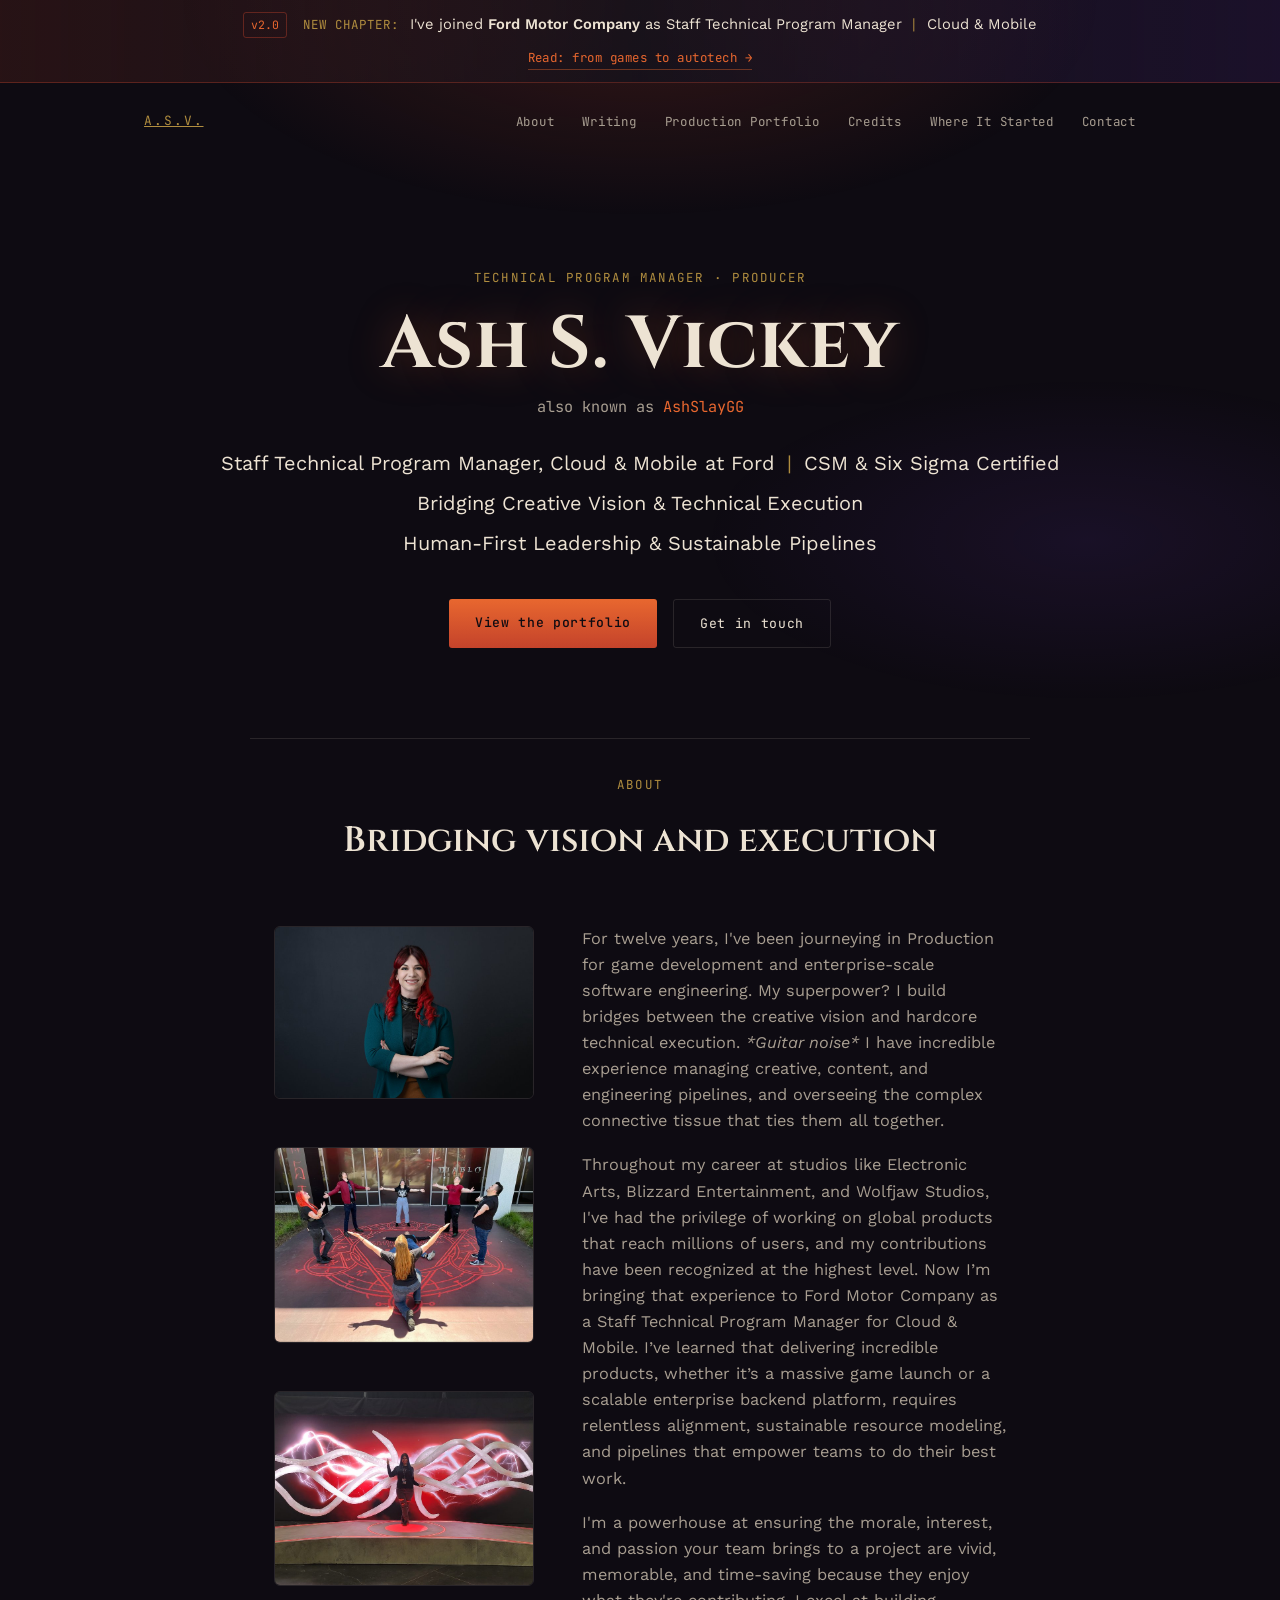
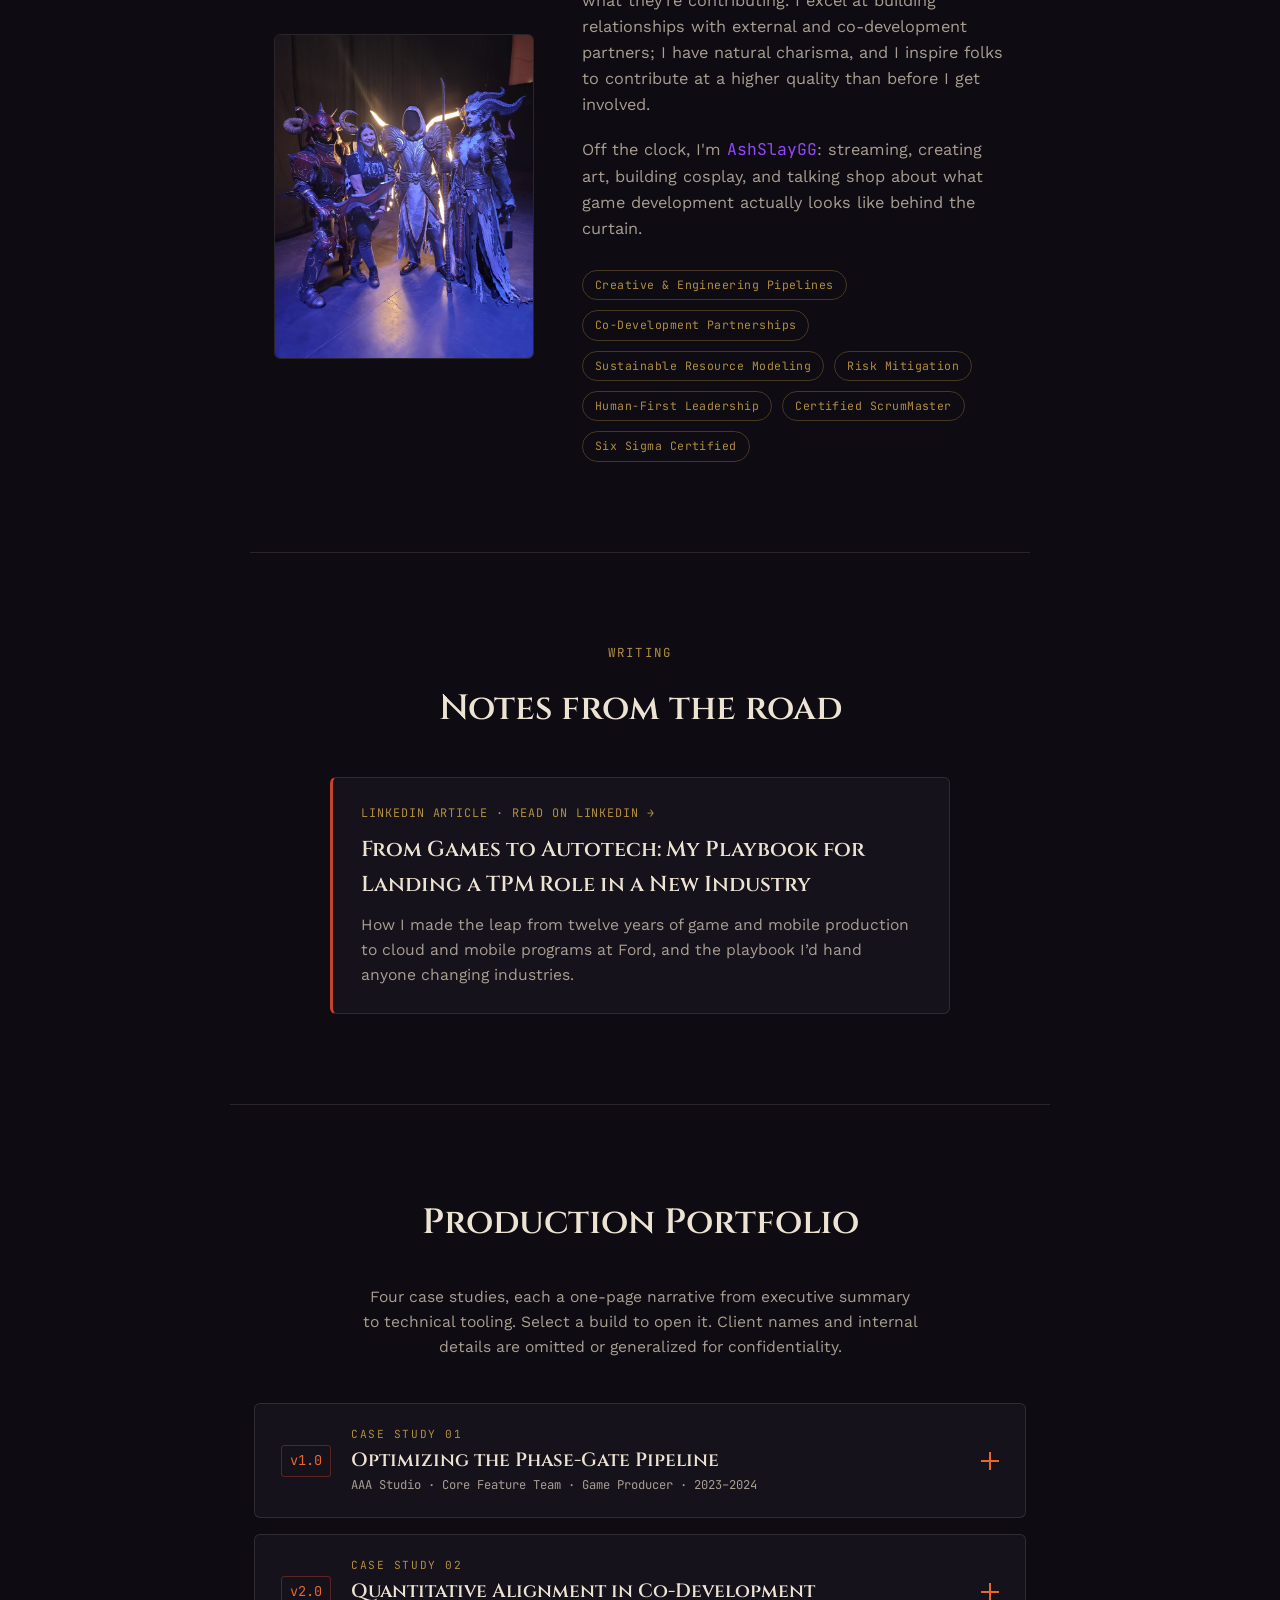
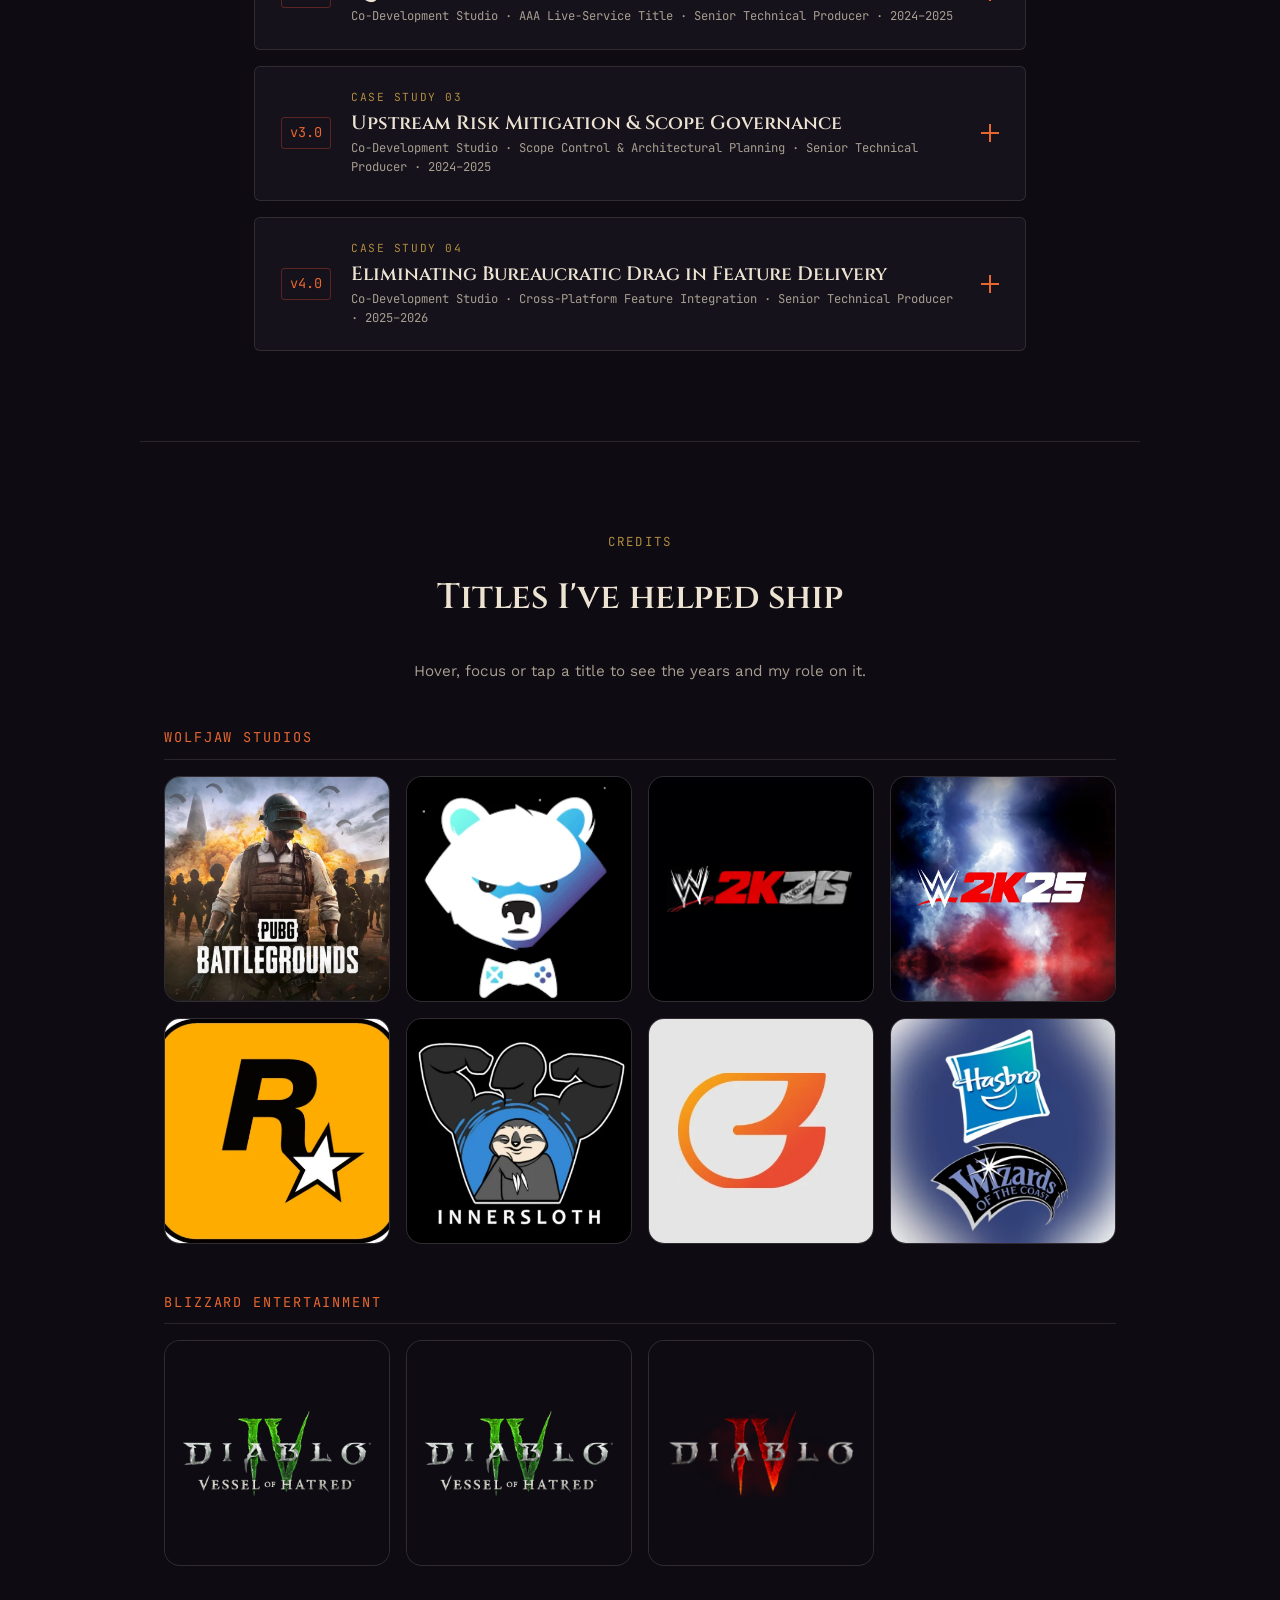
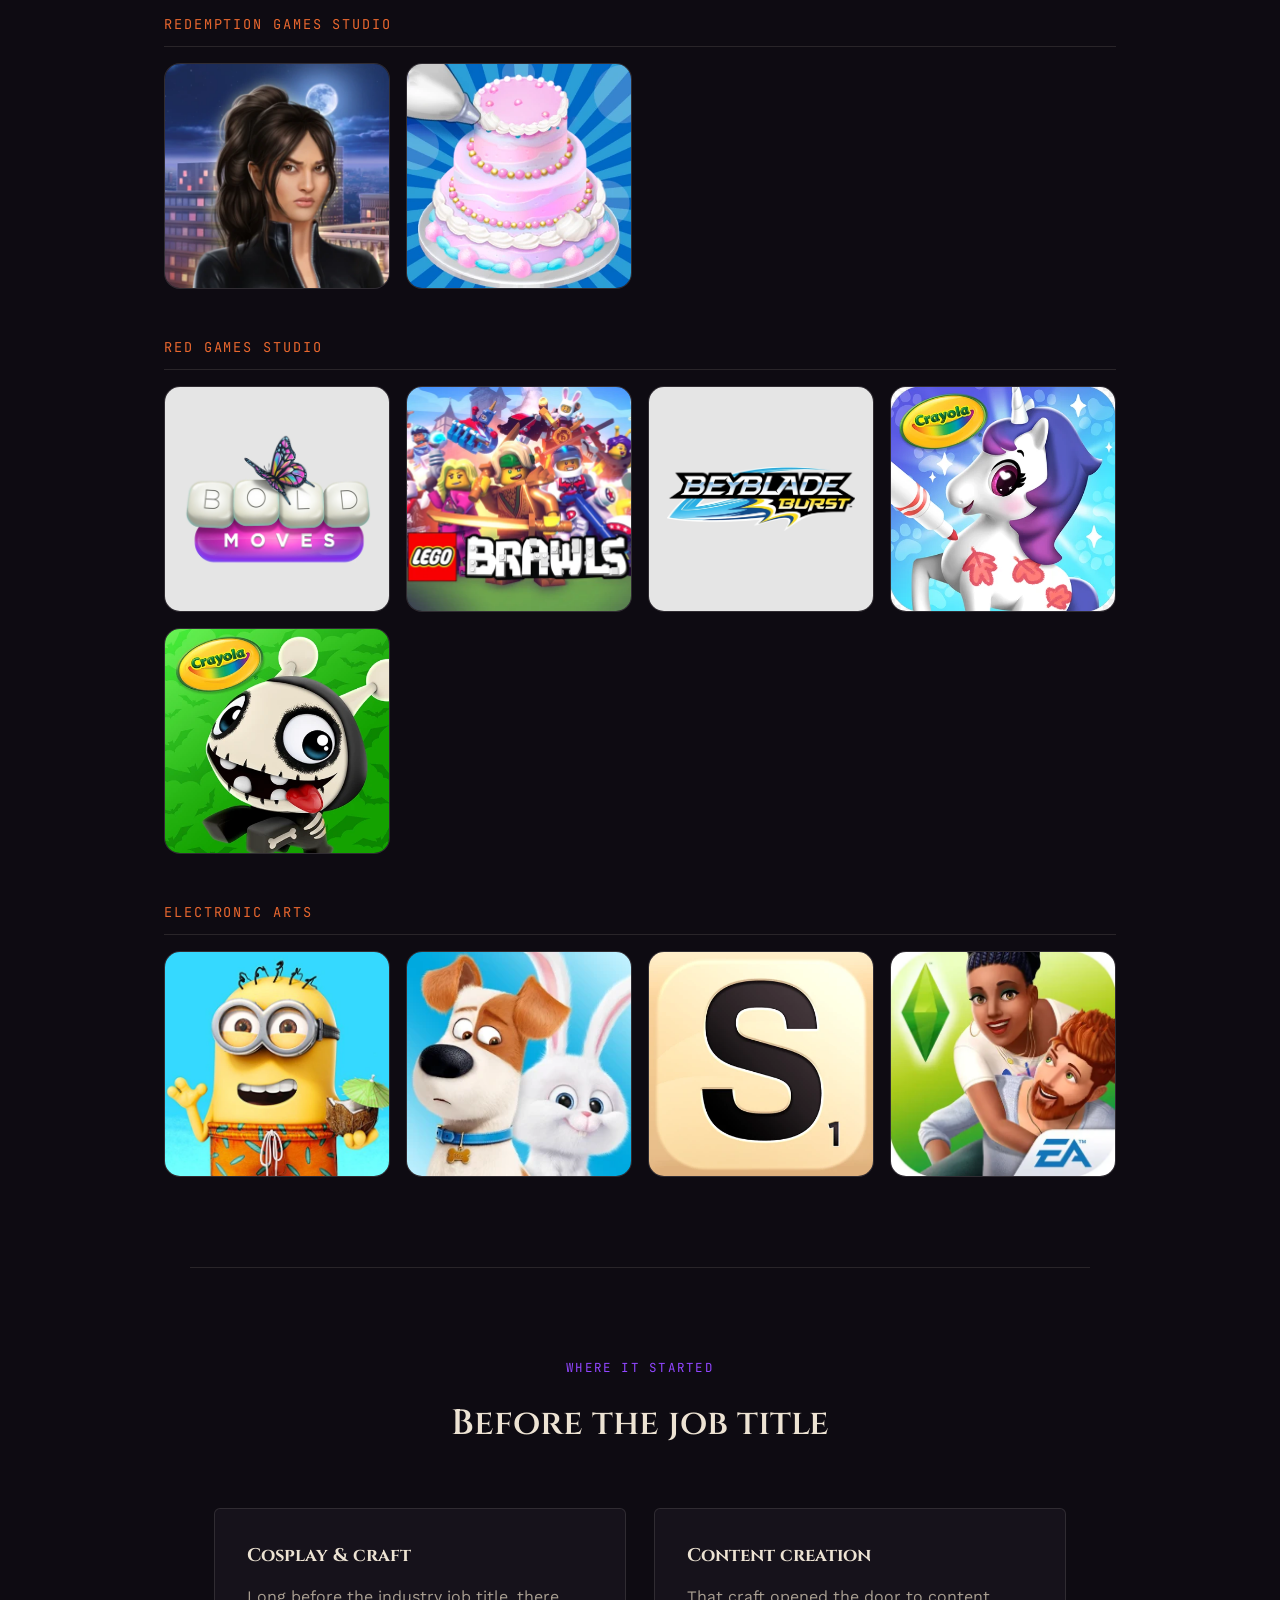
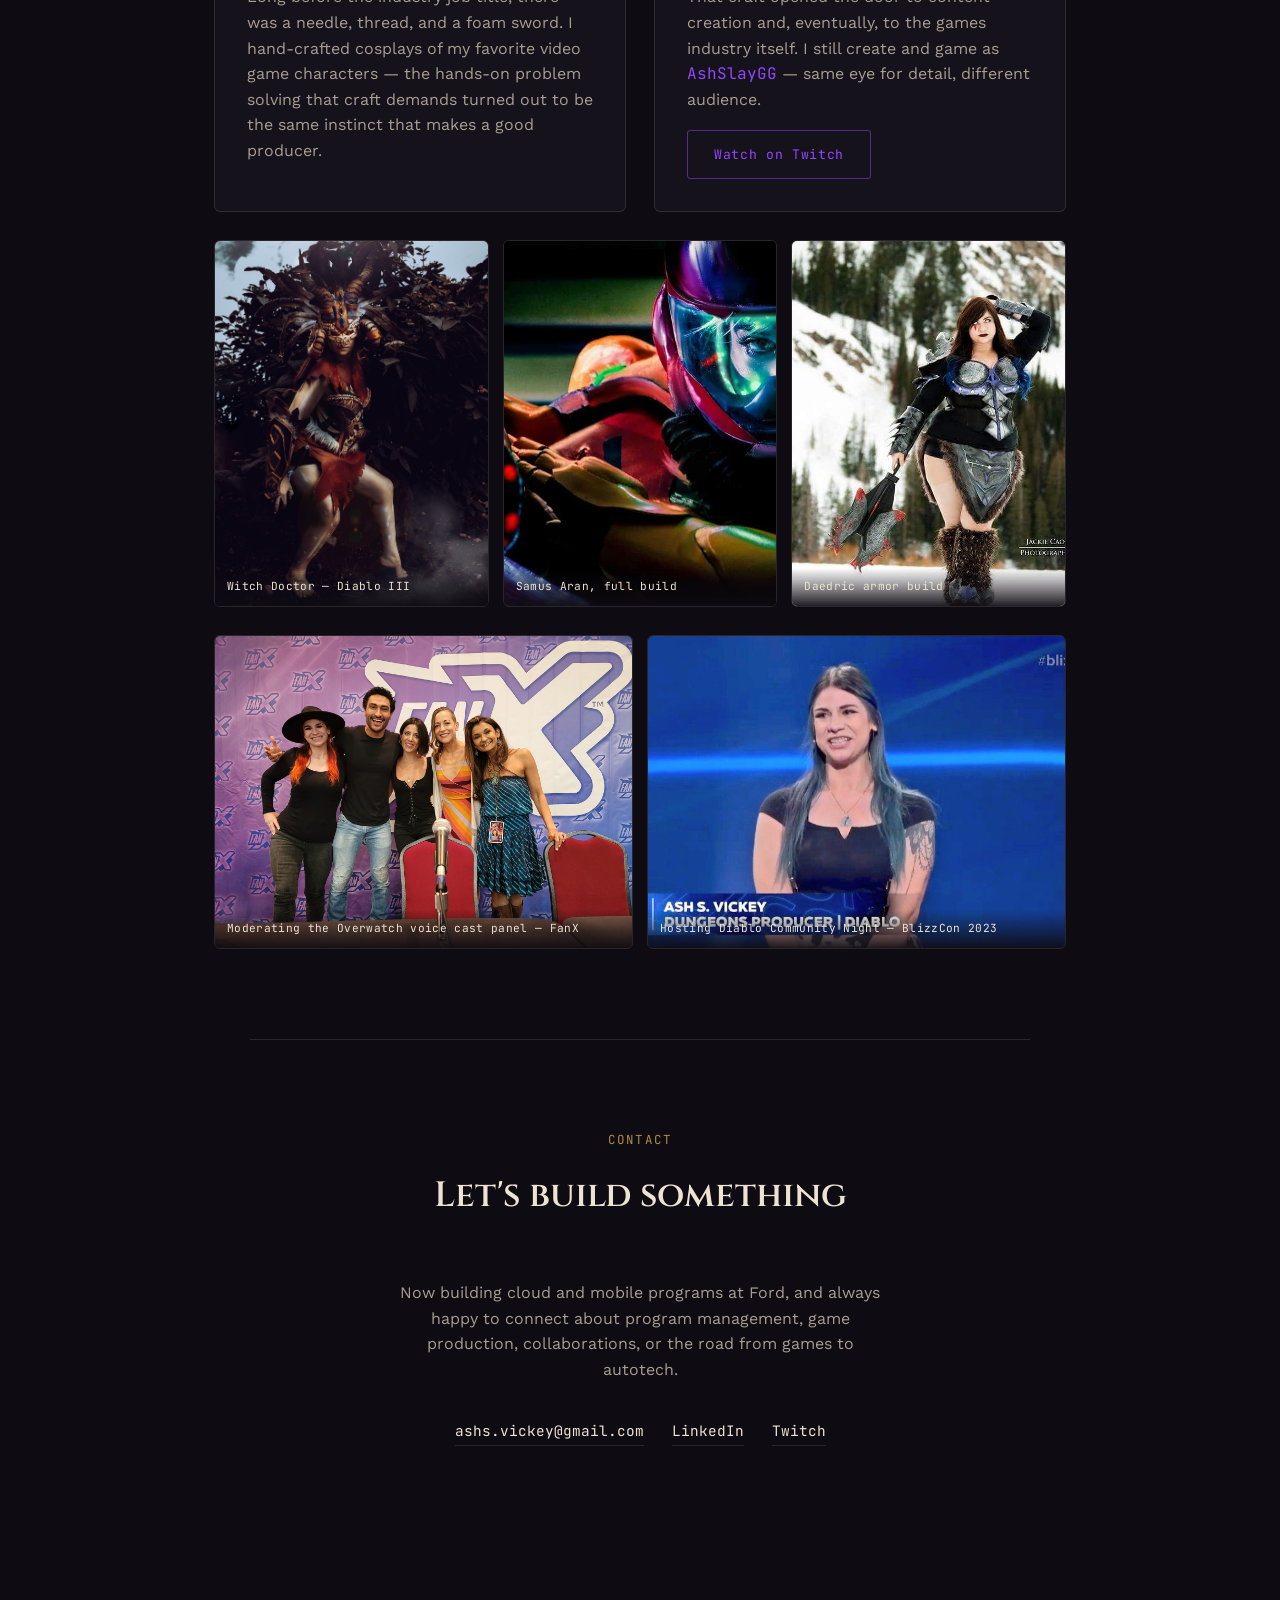
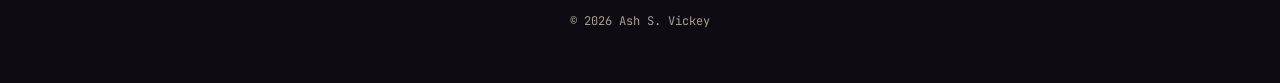
<file: index.html>
<!DOCTYPE html>
<html lang="en">
<head>
<meta charset="UTF-8">
<meta name="viewport" content="width=device-width, initial-scale=1.0">
<title>Ash S. Vickey — Staff Technical Program Manager</title>
<meta name="description" content="Ash S. Vickey (AshSlayGG) — Staff Technical Program Manager, Cloud &amp; Mobile at Ford Motor Company. 12 years across AAA and mobile game production, from Diablo IV to indie co-development.">
<link rel="preconnect" href="https://fonts.googleapis.com">
<link rel="preconnect" href="https://fonts.gstatic.com" crossorigin>
<link href="https://fonts.googleapis.com/css2?family=Cinzel:wght@500;600;700&family=Work+Sans:wght@400;500;600&family=JetBrains+Mono:wght@400;500&display=swap" rel="stylesheet">
<link rel="stylesheet" href="styles.css">
</head>
<body>

<div class="ember-field" aria-hidden="true"></div>

<!-- ANNOUNCEMENT BANNER -->
<aside class="announce" aria-label="Career update">
  <div class="announce-inner">
    <span class="v-tag announce-tag">v2.0</span>
    <p class="announce-text">
      <span class="announce-kicker">New chapter:</span>
      I've joined <strong>Ford Motor Company</strong> as Staff Technical Program Manager <span class="announce-sep" aria-hidden="true">|</span> Cloud &amp; Mobile
    </p>
    <a class="announce-link" href="https://www.linkedin.com/pulse/from-games-autotech-my-playbook-landing-tpm-role-new-industry-vickey-mu44c" target="_blank" rel="noopener">Read: from games to autotech <span aria-hidden="true">&rarr;</span></a>
  </div>
</aside>

<header class="site-header">
  <a class="mark" href="#top">A.S.V.</a>
  <nav class="site-nav">
    <a href="#about">About</a>
    <a href="#writing">Writing</a>
    <a href="#portfolio">Production Portfolio</a>
    <a href="#credits">Credits</a>
    <a href="#stream">Where It Started</a>
    <a href="#contact">Contact</a>
  </nav>
</header>

<main>

  <!-- HERO / HOME -->
  <section class="hero" id="top">
    <p class="eyebrow">Technical Program Manager &middot; Producer</p>
    <h1 class="hero-name">Ash S. Vickey</h1>
    <p class="hero-handle">also known as <span>AshSlayGG</span></p>
    <p class="hero-line">
      <span class="seg">Staff Technical Program Manager, Cloud &amp; Mobile at Ford</span>
      <span class="seg"><span class="sep" aria-hidden="true">|</span>CSM &amp; Six Sigma Certified</span>
      <span class="seg"><span class="sep" aria-hidden="true">|</span>Bridging Creative Vision &amp; Technical Execution</span>
      <span class="seg"><span class="sep" aria-hidden="true">|</span>Human-First Leadership &amp; Sustainable Pipelines</span>
    </p>
    <div class="hero-actions">
      <a class="btn btn-primary" href="#portfolio">View the portfolio</a>
      <a class="btn btn-ghost" href="#contact">Get in touch</a>
    </div>
  </section>

  <!-- ABOUT -->
  <section class="about" id="about">
    <div class="section-head">
      <p class="eyebrow">About</p>
      <h2>Bridging vision and execution</h2>
    </div>

    <div class="about-grid">
      <div class="about-photo">
        <img src="images/headshot.jpg" alt="Ash Vickey, professional headshot" loading="lazy">
        <img class="about-extra" src="images/about-team-ritual.jpg" alt="Ash and teammates posing around the Diablo IV summoning circle outside Blizzard" loading="lazy">
        <img class="about-extra" src="images/about-blizzcon-stage.jpg" alt="Ash on the Diablo IV stage set at BlizzCon" loading="lazy">
        <img class="about-extra" src="images/about-blizzcon-cosplayers.jpg" alt="Ash at BlizzCon with Diablo IV cosplayers" loading="lazy">
      </div>
      <div class="about-copy">
        <p>
          For twelve years, I've been journeying in Production for game development and enterprise-scale software engineering. My superpower? I build bridges between the creative vision and hardcore technical execution. <em>*Guitar noise*</em> I have incredible experience managing creative, content, and engineering pipelines, and overseeing the complex connective tissue that ties them all together.
        </p>
        <p>
          Throughout my career at studios like Electronic Arts, Blizzard Entertainment, and Wolfjaw Studios, I've had the privilege of working on global products that reach millions of users, and my contributions have been recognized at the highest level. Now I&rsquo;m bringing that experience to Ford Motor Company as a Staff Technical Program Manager for Cloud &amp; Mobile. I&rsquo;ve learned that delivering incredible products, whether it&rsquo;s a massive game launch or a scalable enterprise backend platform, requires relentless alignment, sustainable resource modeling, and pipelines that empower teams to do their best work.
        </p>
        <p>
          I'm a powerhouse at ensuring the morale, interest, and passion your team brings to a project are vivid, memorable, and time-saving because they enjoy what they're contributing. I excel at building relationships with external and co-development partners; I have natural charisma, and I inspire folks to contribute at a higher quality than before I get involved.
        </p>
        <p>
          Off the clock, I'm <span class="handle">AshSlayGG</span>: streaming, creating art, building cosplay, and talking shop about what game development actually looks like behind the curtain.
        </p>

        <ul class="skill-tags">
          <li>Creative &amp; Engineering Pipelines</li>
          <li>Co-Development Partnerships</li>
          <li>Sustainable Resource Modeling</li>
          <li>Risk Mitigation</li>
          <li>Human-First Leadership</li>
          <li>Certified ScrumMaster</li>
          <li>Six Sigma Certified</li>
        </ul>
      </div>
    </div>
  </section>

  <!-- WRITING -->
  <section class="writing" id="writing">
    <div class="section-head">
      <p class="eyebrow">Writing</p>
      <h2>Notes from the road</h2>
    </div>

    <a class="post-card" href="https://www.linkedin.com/pulse/from-games-autotech-my-playbook-landing-tpm-role-new-industry-vickey-mu44c" target="_blank" rel="noopener">
      <span class="post-meta">LinkedIn Article <span aria-hidden="true">&middot;</span> <span class="post-status">Read on LinkedIn <span aria-hidden="true">&rarr;</span></span></span>
      <h3 class="post-title">From Games to Autotech: My Playbook for Landing a TPM Role in a New Industry</h3>
      <p class="post-desc">
        How I made the leap from twelve years of game and mobile production to cloud and
        mobile programs at Ford, and the playbook I&rsquo;d hand anyone changing industries.
      </p>
    </a>
  </section>

  <!-- PORTFOLIO -->
  <section class="log" id="portfolio">
    <div class="section-head">
      <h2>Production Portfolio</h2>
    </div>

    <p class="portfolio-intro">
      Four case studies, each a one-page narrative from executive summary to technical
      tooling. Select a build to open it. Client names and internal details are omitted
      or generalized for confidentiality.
    </p>

    <div class="case-list">
      <details class="case" id="case-1">
        <summary class="case-summary">
          <span class="v-tag">v1.0</span>
          <span class="case-heading">
            <span class="case-kicker">Case Study 01</span>
            <span class="case-title">Optimizing the Phase-Gate Pipeline</span>
            <span class="case-meta">AAA Studio &middot; Core Feature Team &middot; Game Producer &middot; 2023–2024</span>
          </span>
          <span class="case-chevron" aria-hidden="true"></span>
        </summary>

        <div class="case-body">
          <div class="case-steps">

            <section class="case-step">
              <h3 class="step-label"><span>01</span> Executive Summary</h3>
              <p>Late-stage executive feedback loops on major milestones were causing systemic engineering rework, milestone rejections, and schedule slippage. By completely re-engineering the milestone review pipeline and introducing a proactive “No Surprises” phase-gate model, I drove a 95% first-pass milestone approval rate, drastically minimizing engineering waste and stabilizing team morale.</p>
            </section>

            <section class="case-step">
              <h3 class="step-label"><span>02</span> The Challenge</h3>
              <p>The studio’s traditional review pipeline allowed creative and executive stakeholders their first comprehensive look at features during final milestone gates. Because technical execution and creative vision had not been continuously aligned upstream, these reviews frequently resulted in major, late-stage design and architectural vetoes. This forced massive, reactionary crunch cycles and compromised codebase stability.</p>
            </section>

            <section class="case-step">
              <h3 class="step-label"><span>03</span> Strategic Methodology &amp; Implementation</h3>
              <ul class="points">
                <li>
                  <strong>Deconstruction of Gates:</strong> Broke down the monolithic milestone review into a series of localized, low-fidelity tech-and-design pre-approval gates.
                </li>
                <li>
                  <strong>Upstream Pre-Sign-offs:</strong> Implemented a mandatory pre-review protocol exactly two weeks prior to official gates.
                </li>
                <li>
                  <strong>Grey-Box Hardening:</strong> Mandated that Creative Directors explicitly sign off on wireframes, grey-box technical prototypes, and core architectural layouts before teams committed to production code or final art assets.
                </li>
              </ul>
            </section>

            <section class="case-step">
              <h3 class="step-label"><span>04</span> Measurable Outcomes</h3>
              <div class="stat-feature">
                <span class="stat-number">95%</span>
                <p><span class="outcome-name">Approval Rate</span>Achieved and sustained a 95% first-pass milestone approval rate across all core feature pipelines.<span class="stat-detail">First-pass approval rate: 89% &gt; 95%</span></p>
              </div>
              <ul class="outcomes">
                <li><span class="outcome-name">Rework Reduction</span>Reduced late-stage engineering and art asset rework to near-zero, reclaiming hundreds of productive engineering hours per sprint cycle.</li>
                <li><span class="outcome-name">Interdisciplinary Synergy</span>Dissolved historic friction between creative leadership and engineering leads by establishing clear, incremental boundaries of ownership.</li>
              </ul>
            </section>

            <section class="case-step">
              <h3 class="step-label"><span>05</span> Technical Implementation &amp; Tooling</h3>
              <ul class="points">
                <li>
                  <strong>Jira Workflow Architecture:</strong> Refactored the core Jira workflow scheme for the feature team project from a standard To Do &gt; In Progress &gt; QA &gt; Done structure into a hybrid, hard-gated lifecycle:
                  <ul>
                    <li>Concept &gt; Tech Review &gt; Grey-Box Prototype &gt; Production Dev &gt; Polishing &amp; QA &gt; Final Review</li>
                  </ul>
                </li>
                <li>
                  <strong>Jira Workflow Validators &amp; Conditions:</strong> Implemented strict transition validators using Jira Suite Utilities (JSU):
                  <ul>
                    <li>To transition a ticket from Grey-Box Prototype to Production Dev, the ticket required an attached link to a verified Confluence page containing explicit sign-offs from both the Creative Director and Technical Director.</li>
                    <li>Enforced a required field validation: Grey-Box Performance Sign-off (Checkbox) = TRUE.</li>
                  </ul>
                </li>
                <li>
                  <strong>Confluence Page Blueprints:</strong> Standardized a Confluence Template for the “Upstream Pre-Sign-off Matrix.” The template featured a live Jira Issues Filter Macro displaying open architectural dependencies alongside an embedded Miro board displaying wireframes, user flows, and technical layout diagrams directly inside the document.
                </li>
              </ul>
              <ul class="log-tags">
                <li>Jira</li>
                <li>Jira Suite Utilities (JSU)</li>
                <li>Confluence</li>
                <li>Miro</li>
              </ul>
            </section>

          </div>

          <p class="build-notes"><span>Build notes</span> v1.0 &middot; status: draft &middot; metrics: under review &middot; confidential details: omitted</p>
        </div>
      </details>

      <details class="case" id="case-2">
        <summary class="case-summary">
          <span class="v-tag">v2.0</span>
          <span class="case-heading">
            <span class="case-kicker">Case Study 02</span>
            <span class="case-title">Quantitative Alignment in Co-Development</span>
            <span class="case-meta">Co-Development Studio &middot; AAA Live-Service Title &middot; Senior Technical Producer &middot; 2024–2025</span>
          </span>
          <span class="case-chevron" aria-hidden="true"></span>
        </summary>

        <div class="case-body">
          <div class="case-steps">

            <section class="case-step">
              <h3 class="step-label"><span>01</span> Executive Summary</h3>
              <p>During a high-stakes co-development partnership on a major live-service multiplayer title, a critical visibility gap emerged between the client’s internal team and our internal engineering. To bridge this communication deficit, I designed and executed a data-driven Milestone Confidence Index (MCI) framework. This initiative increased executive alignment by 25%, established predictable feature delivery pipelines, and completely unified cross-studio development goals.</p>
            </section>

            <section class="case-step">
              <h3 class="step-label"><span>02</span> The Challenge</h3>
              <p>Co-development environments inherently suffer from siloed communication. In this instance, client executives felt detached from engineering bottlenecks, leading them to believe progress was stalling. Concurrently, internal development teams felt that engineering goalposts shifted arbitrarily based on subjective client feedback. This friction began introducing variance into sprint commitments and threatened critical live-service deployment dates.</p>
            </section>

            <section class="case-step">
              <h3 class="step-label"><span>03</span> Strategic Methodology &amp; Implementation</h3>
              <ul class="points">
                <li>
                  <strong>Metric Instrumentation:</strong> Engineered a bi-weekly, single-question pulse survey integrated directly into every sprint review.
                </li>
                <li>
                  <strong>The Framework:</strong> Both client executives and internal discipline leads quantified their alignment on a 1–5 scale: “How confident are you that the current sprint/milestone deliverables map to the feature’s goals?”
                </li>
                <li>
                  <strong>Triage Working Agreement:</strong> Ensured continued alignment on the agreed-upon Working Agreement, dictating that any score under a 4 triggered an immediate, mediated 15-minute cross-functional triage sync within 24 hours to isolate and resolve the underlying architectural or creative mismatch.
                </li>
              </ul>
            </section>

            <section class="case-step">
              <h3 class="step-label"><span>04</span> Measurable Outcomes</h3>
              <div class="stat-feature">
                <span class="stat-number">25%</span>
                <p><span class="outcome-name">Alignment Index</span>Realized a 25% net increase in executive alignment metrics within two quarters.<span class="stat-detail">Average pulse score: 3.2 &gt; 4.0 on the 1–5 scale</span></p>
              </div>
              <ul class="outcomes">
                <li><span class="outcome-name">Predictability</span>Stabilized sprint velocity and eliminated unexpected milestone rejections by converting communication health into a trackable, objective engineering data point.</li>
                <li><span class="outcome-name">Culture Shift &amp; Compassion in Action</span>Created a shared vocabulary that maximized transparency and psychological safety, actively protecting the engineering team from burnout caused by arbitrary, subjective scope shifts.</li>
              </ul>
            </section>

            <section class="case-step">
              <h3 class="step-label"><span>05</span> Technical Implementation &amp; Tooling</h3>
              <ul class="points">
                <li>
                  <strong>Survey Automation:</strong> Configured Slack Workflow Builder integrated with Slido to automatically trigger a single-question pulse survey to the external-leads and internal-leads channels exactly 1 hour following every Sprint Review.
                </li>
                <li>
                  <strong>Data Aggregation:</strong> Used a Zapier webhook to automatically parse the survey responses and pipe the raw scores into a Google Sheet.
                </li>
                <li>
                  <strong>Visualization &amp; Telemetry:</strong> Atlassian dashboard embedded directly onto the project’s main Confluence landing page. The dashboard displayed:
                  <ul>
                    <li>The MCI Rolling Average</li>
                    <li>Divergence Delta (A calculation tracking the variance between client executive scores and internal team scores).</li>
                  </ul>
                </li>
                <li>
                  <strong>Jira Automation Triage Trigger:</strong> Set up an automation rule in Jira Cloud:
                  <ul>
                    <li>Trigger: When a row is added to the MCI data sheet where Score &lt; 4.0.</li>
                    <li>Action: Automatically create a high-priority, blocker task in the internal project space titled: [LEAD TRIAGE REQUIRED] - {Sprint.Name} Alignment Mismatch.</li>
                    <li>Action: Auto-assign to the Senior Producer (myself) and send a priority webhook notification to a dedicated triage Slack channel.</li>
                  </ul>
                </li>
              </ul>
              <ul class="log-tags">
                <li>Slack Workflow Builder</li>
                <li>Slido</li>
                <li>Zapier</li>
                <li>Google Sheets</li>
                <li>Jira Cloud</li>
                <li>Confluence</li>
              </ul>
            </section>

          </div>

          <figure class="case-artifact">
            <section class="mci-showcase" aria-label="Milestone Confidence Index case study visuals">
              <div class="mci-grid">

                <!-- ========================================================
                     VISUAL 1 — THE INPUT: Slack Pulse Survey
                     ======================================================== -->
                <article class="mci-card">
                  <span class="mci-label">Visual 1: The Input – Slack Pulse Survey</span>

                  <div class="mci-frame">
                    <div class="mci-frame__bar">
                      <span class="mci-dot"></span><span class="mci-dot"></span><span class="mci-dot"></span>
                      <span class="mci-frame__title"># sprint-alignment</span>
                    </div>

                    <div class="mci-slack">
                      <!-- Bot avatar -->
                      <div class="mci-slack__avatar" aria-hidden="true">MCI</div>

                      <div class="mci-slack__body">
                        <div class="mci-slack__meta">
                          <span class="mci-slack__name">MCI Alignment Bot</span>
                          <span class="mci-slack__app">APP</span>
                          <span class="mci-slack__time">4:02 PM</span>
                        </div>
                        <p class="mci-slack__text">Sprint 22 is complete! 🎉 Help us calibrate our alignment.</p>

                        <!-- Survey attachment block -->
                        <div class="mci-survey">
                          <p class="mci-survey__q">How confident are you that Sprint 22 deliverables map to the feature's core goals?</p>

                          <fieldset class="mci-scale">
                            <legend style="position:absolute;left:-9999px;">Confidence rating, 1 to 5</legend>
                            <div class="mci-scale__options">
                              <div><input type="radio" name="mci-pulse" id="mci-p1" value="1"><label for="mci-p1">1</label></div>
                              <div><input type="radio" name="mci-pulse" id="mci-p2" value="2"><label for="mci-p2">2</label></div>
                              <div><input type="radio" name="mci-pulse" id="mci-p3" value="3"><label for="mci-p3">3</label></div>
                              <div><input type="radio" name="mci-pulse" id="mci-p4" value="4" checked><label for="mci-p4">4</label></div>
                              <div><input type="radio" name="mci-pulse" id="mci-p5" value="5"><label for="mci-p5">5</label></div>
                            </div>
                            <div class="mci-scale__legend">
                              <span>Not Confident</span>
                              <span>Highly Confident</span>
                            </div>
                          </fieldset>

                          <button type="button" class="mci-btn">Submit Pulse</button>
                          <p class="mci-survey__foot">Anonymous · Takes ~10 seconds</p>
                        </div>
                      </div>
                    </div>
                  </div>
                </article>

                <!-- ========================================================
                     VISUAL 2 — THE ENGINE: Jira Automation Rule
                     ======================================================== -->
                <article class="mci-card">
                  <span class="mci-label">Visual 2: The Engine – Jira Automation Rule</span>

                  <div class="mci-frame">
                    <div class="mci-frame__bar">
                      <span class="mci-dot"></span><span class="mci-dot"></span><span class="mci-dot"></span>
                      <span class="mci-frame__title">Project settings › Automation</span>
                    </div>

                    <div class="mci-rule">
                      <div class="mci-rule__head">
                        <h3 class="mci-rule__name">MCI Divergence Triage Trigger</h3>
                        <span class="mci-badge mci-badge--enabled">Enabled</span>
                      </div>

                      <div class="mci-flow">
                        <!-- WHEN (trigger) -->
                        <div class="mci-step mci-step--when">
                          <div class="mci-step__icon" aria-hidden="true">
                            <svg viewBox="0 0 24 24" fill="none" stroke="currentColor" stroke-width="2.2" stroke-linecap="round" stroke-linejoin="round"><path d="M13 2 3 14h9l-1 8 10-12h-9l1-8z"/></svg>
                          </div>
                          <div>
                            <div class="mci-step__kind">When</div>
                            <div class="mci-step__title">Webhook received (Zapier)</div>
                          </div>
                        </div>

                        <div class="mci-connector"></div>

                        <!-- IF (condition) -->
                        <div class="mci-condition">
                          <span class="mci-condition__if">IF</span>
                          <code>Score &lt; 4.0</code> OR <code>Divergence Delta &gt; 0.5</code>
                        </div>

                        <div class="mci-connector"></div>

                        <!-- THEN #1 -->
                        <div class="mci-step mci-step--then">
                          <div class="mci-step__icon" aria-hidden="true">
                            <svg viewBox="0 0 24 24" fill="none" stroke="currentColor" stroke-width="2.2" stroke-linecap="round" stroke-linejoin="round"><rect x="4" y="3" width="16" height="18" rx="2"/><path d="M12 8v8M8 12h8"/></svg>
                          </div>
                          <div>
                            <div class="mci-step__kind">Then</div>
                            <div class="mci-step__title">Create Jira Issue</div>
                            <div class="mci-step__details">
                              <span><b>Project:</b> <code>PROD-TRIAGE</code> &nbsp;|&nbsp; <b>Type:</b> Blocker</span>
                              <span><b>Summary:</b> [MCI ALERT] Sprint 22 Alignment Mismatch</span>
                            </div>
                          </div>
                        </div>

                        <div class="mci-connector"></div>

                        <!-- THEN #2 -->
                        <div class="mci-step mci-step--then">
                          <div class="mci-step__icon" aria-hidden="true">
                            <svg viewBox="0 0 24 24" fill="none" stroke="currentColor" stroke-width="2.2" stroke-linecap="round" stroke-linejoin="round"><path d="M21 15a2 2 0 0 1-2 2H7l-4 4V5a2 2 0 0 1 2-2h14a2 2 0 0 1 2 2z"/></svg>
                          </div>
                          <div>
                            <div class="mci-step__kind">Then</div>
                            <div class="mci-step__title">Send Slack Message</div>
                            <div class="mci-step__details">
                              <span><b>Channel:</b> <code>#prod-triage</code></span>
                              <span><b>Message:</b> 🚨 MCI Divergence detected. Auto-assigning to Senior Producer for 15-min triage sync.</span>
                            </div>
                          </div>
                        </div>
                      </div>
                    </div>
                  </div>
                </article>

                <!-- ========================================================
                     VISUAL 3 — THE OUTPUT: Confluence Telemetry Dashboard (HERO)
                     ======================================================== -->
                <article class="mci-card mci-card--hero">
                  <span class="mci-label">Visual 3: The Output – Confluence Telemetry Dashboard</span>

                  <div class="mci-frame">
                    <div class="mci-frame__bar">
                      <span class="mci-dot"></span><span class="mci-dot"></span><span class="mci-dot"></span>
                      <span class="mci-frame__title">Production Space › Telemetry</span>
                    </div>

                    <div class="mci-dash">
                      <p class="mci-dash__crumb">Production Telemetry / Sprint Reviews</p>
                      <h2 class="mci-dash__title">Sprint 22: Milestone Confidence Index (MCI)</h2>
                      <p class="mci-dash__sub">Pulse responses aggregated automatically at sprint close</p>

                      <!-- Top row: KPI cards -->
                      <div class="mci-kpis">
                        <div class="mci-kpi mci-kpi--green">
                          <div class="mci-kpi__label">Internal Dev Alignment</div>
                          <div class="mci-kpi__value">4.6 <small>/ 5.0</small></div>
                          <div class="mci-kpi__note">Team feels on track</div>
                        </div>

                        <div class="mci-kpi mci-kpi--yellow">
                          <div class="mci-kpi__label">Client Exec Alignment</div>
                          <div class="mci-kpi__value">3.8 <small>/ 5.0</small></div>
                          <div class="mci-kpi__note">Below 4.0 threshold</div>
                        </div>

                        <!-- The card that pops -->
                        <div class="mci-kpi mci-kpi--red">
                          <div class="mci-kpi__label">Divergence Delta</div>
                          <div class="mci-kpi__value">0.8 <span class="mci-kpi__warn" role="img" aria-label="Warning">⚠️</span></div>
                          <div class="mci-kpi__note">Exceeds 0.5 limit · Triage triggered</div>
                        </div>
                      </div>

                      <!-- Bottom row: triage table -->
                      <h3 class="mci-table-title">Active Triage Tickets <span class="mci-table-count">1</span></h3>
                      <div class="mci-table-wrap">
                        <table class="mci-table">
                          <thead>
                            <tr><th>Ticket ID</th><th>Summary</th><th>Status</th></tr>
                          </thead>
                          <tbody>
                            <tr>
                              <td><a class="mci-ticket" href="#" onclick="return false;"><span class="mci-ticket__type" aria-hidden="true"></span>PROD-104</a></td>
                              <td>Sprint 22 Alignment Mismatch</td>
                              <td><span class="mci-badge mci-badge--review">In Review</span></td>
                            </tr>
                          </tbody>
                        </table>
                      </div>
                    </div>
                  </div>
                </article>

              </div>
            </section>
            <figcaption><span>06</span> Artifact — Milestone Confidence Index: Input &gt; Engine &gt; Output</figcaption>
          </figure>

          <p class="build-notes"><span>Build notes</span> v2.0 &middot; status: draft &middot; metrics: under review &middot; confidential details: omitted</p>
        </div>
      </details>

      <details class="case" id="case-3">
        <summary class="case-summary">
          <span class="v-tag">v3.0</span>
          <span class="case-heading">
            <span class="case-kicker">Case Study 03</span>
            <span class="case-title">Upstream Risk Mitigation &amp; Scope Governance</span>
            <span class="case-meta">Co-Development Studio &middot; Scope Control &amp; Architectural Planning &middot; Senior Technical Producer &middot; 2024–2025</span>
          </span>
          <span class="case-chevron" aria-hidden="true"></span>
        </summary>

        <div class="case-body">
          <div class="case-steps">

            <section class="case-step">
              <h3 class="step-label"><span>01</span> Executive Summary</h3>
              <p>Uncontrolled, late-stage change requests were introducing severe scope creep and destabilizing sprint delivery. To counter this, I introduced a mandatory upstream Technical Discovery Phase and cross-functional scoping sessions. This governance model successfully reduced late-stage change requests by 40%, protecting the development timeline and mitigating overall project risk.</p>
            </section>

            <section class="case-step">
              <h3 class="step-label"><span>02</span> The Challenge</h3>
              <p>Client executives frequently introduced “small feature tweaks” late in the production cycle. While seemingly minor from a design perspective, these changes carried massive backend architectural implications, forcing engineering leads to constantly context-switch, alter database schemas on the fly, and compromise code quality to meet existing sprint commitments.</p>
            </section>

            <section class="case-step">
              <h3 class="step-label"><span>03</span> Strategic Methodology &amp; Implementation</h3>
              <ul class="points">
                <li>
                  <strong>Upstream Gatekeeper:</strong> Engineered a mandatory, formalized “Technical Discovery Phase” at the absolute inception of any feature proposal.
                </li>
                <li>
                  <strong>Cross-Functional Alignment Workshops:</strong> Instituted collaborative scoping sessions that forced studio executives, client directors, and internal engineering architects into the same room prior to roadmap locking.
                </li>
                <li>
                  <strong>Constraint Modeling:</strong> Leveraged concrete, data-driven visualization tools (performance budgets, memory footprints, and dependency maps) to demonstrate the immediate structural trade-offs of any proposed feature expansion.
                </li>
              </ul>
            </section>

            <section class="case-step">
              <h3 class="step-label"><span>04</span> Measurable Outcomes</h3>
              <div class="stat-feature">
                <span class="stat-number">40%</span>
                <p><span class="outcome-name">Scope Stabilization</span>Achieved a 40% reduction in late-stage stakeholder change requests, ensuring highly predictable sprint planning.<span class="stat-detail">Late-stage change requests: 54% &gt; ~32% (a 40% relative reduction)</span></p>
              </div>
              <ul class="outcomes">
                <li><span class="outcome-name">Risk Mitigation</span>Insulated the core engineering team from disruptive context-switching, directly leading to a more stable build profile and zero last-minute launch crunch.</li>
                <li><span class="outcome-name">Objective Governance</span>Shifted the studio dynamic from emotional or political negotiation to data-driven, objective decision-making regarding feature viability.</li>
              </ul>
            </section>

            <section class="case-step">
              <h3 class="step-label"><span>05</span> Technical Implementation &amp; Tooling</h3>
              <ul class="points">
                <li>
                  <strong>Technical Discovery Matrix Template:</strong> Built a specialized Confluence blueprint that mandated the collection of strict engineering telemetry profiles before a feature could be prioritized for the sprint roadmap. The template included mandatory fields for:
                  <ul>
                    <li>Memory Budget Impact (Estimated VRAM and System RAM footprint).</li>
                    <li>CPU/GPU Performance Impact (Target frame-time cost in milliseconds).</li>
                    <li>Data Schema Impact (Does this require an alteration to the live player database schema?).</li>
                  </ul>
                </li>
                <li>
                  <strong>Miro Collaborative Scoping Canvas:</strong> Developed a reusable Miro workshop template structured around a classic 2x2 matrix (Value vs. Architectural Complexity). Executive stakeholders used digital sticky notes to pitch features, while technical leads placed pre-calculated “cost weights” on those notes in real-time.
                </li>
                <li>
                  <strong>Advanced Roadmaps for Jira (Portfolio):</strong> Leveraged Advanced Roadmaps to model scope scenarios. When an executive requested a change, the production team plugged the estimated engineering hours into a parallel “Sandbox Scenario” timeline. The tool visually simulated the ripple effect across the roadmap, instantly showing which other downstream client features would be pushed out of the release window if the new change request was approved. This layout was projected live during scoping workshops to visualize the hard trade-offs.
                </li>
              </ul>
              <ul class="log-tags">
                <li>Confluence</li>
                <li>Miro</li>
                <li>Advanced Roadmaps for Jira</li>
              </ul>
            </section>

          </div>

          <p class="build-notes"><span>Build notes</span> v3.0 &middot; status: draft &middot; metrics: under review &middot; confidential details: omitted</p>
        </div>
      </details>

      <details class="case" id="case-4">
        <summary class="case-summary">
          <span class="v-tag">v4.0</span>
          <span class="case-heading">
            <span class="case-kicker">Case Study 04</span>
            <span class="case-title">Eliminating Bureaucratic Drag in Feature Delivery</span>
            <span class="case-meta">Co-Development Studio &middot; Cross-Platform Feature Integration &middot; Senior Technical Producer &middot; 2025–2026</span>
          </span>
          <span class="case-chevron" aria-hidden="true"></span>
        </summary>

        <div class="case-body">
          <div class="case-steps">

            <section class="case-step">
              <h3 class="step-label"><span>01</span> Executive Summary</h3>
              <p>In a fast-moving co-development paradigm, asynchronous bureaucratic delays in executive sign-offs were throttling production velocity. By refactoring technical documentation into highly consumable packages and scheduling dedicated asynchronous operational blocks, I cut feature sign-off delays by 30%, accelerated phase-gate velocity, and prevented critical code branch stagnation.</p>
            </section>

            <section class="case-step">
              <h3 class="step-label"><span>02</span> The Challenge</h3>
              <p>Features passing engineering verification were sitting idle in “Awaiting Director Sign-Off” states for an average of 5 business days, primarily because executives were bottlenecked by dense, 10-page technical design documents. Because co-development codebases move at rapid cadences, these prolonged sign-off delays resulted in severe branch divergence, compounding merge conflicts, and forced developers into frustrating, unproductive waiting periods, harming team morale and momentum.</p>
            </section>

            <section class="case-step">
              <h3 class="step-label"><span>03</span> Strategic Methodology &amp; Implementation</h3>
              <ul class="points">
                <li>
                  <strong>Documentation Refactoring:</strong> Replaced exhaustive text-heavy documentation with a strict “Asynchronous Package” requirement. Features were summarized via a 2-minute recorded video demonstration paired with a templated single-page risk/dependency matrix.
                </li>
                <li>
                  <strong>Calendar Architecture:</strong> Standardized and booked dedicated 30-minute “Asynchronous Approval Blocks” directly into stakeholder calendars, eliminating the need for real-time meetings while ensuring dedicated focus.
                </li>
                <li>
                  <strong>Automated Escalation:</strong> Built automated Slack/Jira webhook triggers to alert stakeholders when a feature neared its code-stagnation threshold.
                </li>
              </ul>
            </section>

            <section class="case-step">
              <h3 class="step-label"><span>04</span> Measurable Outcomes</h3>
              <div class="stat-feature">
                <span class="stat-number">30%</span>
                <p><span class="outcome-name">Velocity Boost</span>Successfully reduced executive sign-off turnaround times by 30%, significantly accelerating overall feature phase-gate velocity.<span class="stat-detail">Average sign-off turnaround: 5 &gt; 3.5 business days</span></p>
              </div>
              <ul class="outcomes">
                <li><span class="outcome-name">Codebase Health</span>Drastically minimized branch lifetime, which resulted in a measurable reduction in weekly git merge conflicts and stabilized the continuous integration (CI) pipeline.</li>
                <li><span class="outcome-name">Operational Efficiency</span>Reclaimed valuable sync time for executives while ensuring developers remained consistently unblocked and focused.</li>
              </ul>
            </section>

            <section class="case-step">
              <h3 class="step-label"><span>05</span> Technical Implementation &amp; Tooling</h3>
              <ul class="points">
                <li>
                  <strong>Asynchronous Video Pipeline:</strong> Standardized on Loom for Teams. Engineers and designers used a custom browser/desktop shortcut to record 2-minute feature walkthroughs.
                </li>
                <li>
                  <strong>Jira Smart Fields &amp; Automation:</strong> Added a custom URL field in Jira called ‘Async Demo Link’.
                  <ul>
                    <li>An automation rule was established: When an epic transitions to Awaiting Sign-Off, Jira compiles the Async Demo Link, the high-level Risk/Dependency Matrix custom text field, and the main architectural impact notes.</li>
                  </ul>
                </li>
                <li>
                  <strong>Git Branch Decay Tracking:</strong> Integrated GitKraken into our delivery metrics to measure Branch Age and Pull Request Pickup Time. If a branch remained unmerged for more than 72 hours due to a missing sign-off, an automated alert pinged a dedicated escalations Slack channel with the exact cost of the potential merge conflict based on lines of code changed.
                </li>
              </ul>
              <ul class="log-tags">
                <li>Loom</li>
                <li>Jira</li>
                <li>GitKraken</li>
                <li>Slack</li>
              </ul>
            </section>

          </div>

          <p class="build-notes"><span>Build notes</span> v4.0 &middot; status: draft &middot; metrics: under review &middot; confidential details: omitted</p>
        </div>
      </details>
    </div>
  </section>

  <!-- CREDITS -->
  <section class="credits" id="credits">
    <div class="section-head">
      <p class="eyebrow eyebrow-credits">Credits</p>
      <h2>Titles I've helped ship</h2>
    </div>
    <p class="credits-intro">Hover, focus or tap a title to see the years and my role on it.</p>

      <div class="credit-group">
        <h3 class="credit-studio-head">Wolfjaw Studios</h3>
        <ul class="credit-grid">
          <li>
            <button type="button" class="credit" aria-pressed="false">
              <span class="credit-face credit-front" style="--art-bg:#576679"><img src="images/pubg.webp" alt="PUBG key art" loading="lazy"></span>
              <span class="credit-face credit-back">
                <span class="credit-name">PUBG</span>
                <span class="credit-years">2026</span>
                <span class="credit-role">Senior Technical Producer</span>
                <span class="credit-studio">Wolfjaw Studios</span>
              </span>
            </button>
          </li>
          <li>
            <button type="button" class="credit" aria-pressed="false">
              <span class="credit-face credit-front" style="--art-bg:#000000"><img src="images/bear-infinite-games.webp" alt="Bear Infinite Games key art" loading="lazy"></span>
              <span class="credit-face credit-back">
                <span class="credit-name">Bear Infinite Games</span>
                <span class="credit-years">2026</span>
                <span class="credit-role">Senior Technical Producer</span>
                <span class="credit-studio">Wolfjaw Studios</span>
              </span>
            </button>
          </li>
          <li>
            <button type="button" class="credit" aria-pressed="false">
              <span class="credit-face credit-front is-contain" style="--art-bg:#000002"><img src="images/wwe-2k26.webp" alt="WWE 2K26 key art" loading="lazy"></span>
              <span class="credit-face credit-back">
                <span class="credit-name">WWE 2K26</span>
                <span class="credit-years">2025–2026</span>
                <span class="credit-role">Senior Technical Producer</span>
                <span class="credit-studio">Wolfjaw Studios</span>
              </span>
            </button>
          </li>
          <li>
            <button type="button" class="credit" aria-pressed="false">
              <span class="credit-face credit-front" style="--art-bg:#1a1430"><img src="images/wwe-2k25.webp" alt="WWE 2K25 key art" loading="lazy"></span>
              <span class="credit-face credit-back">
                <span class="credit-name">WWE 2K25</span>
                <span class="credit-years">2025–2026</span>
                <span class="credit-role">Senior Technical Producer</span>
                <span class="credit-studio">Wolfjaw Studios</span>
              </span>
            </button>
          </li>
          <li>
            <button type="button" class="credit" aria-pressed="false">
              <span class="credit-face credit-front" style="--art-bg:#ffffff"><img src="images/rockstar.webp" alt="Rockstar key art" loading="lazy"></span>
              <span class="credit-face credit-back">
                <span class="credit-name">Rockstar</span>
                <span class="credit-years">2025–2026</span>
                <span class="credit-role">Senior Technical Producer</span>
                <span class="credit-studio">Wolfjaw Studios</span>
              </span>
            </button>
          </li>
          <li>
            <button type="button" class="credit" aria-pressed="false">
              <span class="credit-face credit-front" style="--art-bg:#000000"><img src="images/innersloth.webp" alt="Innersloth key art" loading="lazy"></span>
              <span class="credit-face credit-back">
                <span class="credit-name">Innersloth</span>
                <span class="credit-years">2025–2026</span>
                <span class="credit-role">Senior Technical Producer</span>
                <span class="credit-studio">Wolfjaw Studios</span>
              </span>
            </button>
          </li>
          <li>
            <button type="button" class="credit" aria-pressed="false">
              <span class="credit-face credit-front is-contain" style="--art-bg:#e5e5e5"><img src="images/project-catena.webp" alt="Project: Catena key art" loading="lazy"></span>
              <span class="credit-face credit-back">
                <span class="credit-name">Project: Catena</span>
                <span class="credit-years">2024–2026</span>
                <span class="credit-role">Senior Technical Producer</span>
                <span class="credit-studio">Wolfjaw Studios</span>
              </span>
            </button>
          </li>
          <li>
            <button type="button" class="credit" aria-pressed="false">
              <span class="credit-face credit-front" style="--art-bg:#f8f8f8"><img src="images/wizards-of-the-coast-hasbro.webp" alt="Wizards of the Coast / Hasbro key art" loading="lazy"></span>
              <span class="credit-face credit-back">
                <span class="credit-name">Wizards of the Coast / Hasbro</span>
                <span class="credit-years">2024–2025</span>
                <span class="credit-role">Senior Technical Producer</span>
                <span class="credit-studio">Wolfjaw Studios</span>
              </span>
            </button>
          </li>
        </ul>
      </div>
      <div class="credit-group">
        <h3 class="credit-studio-head">Blizzard Entertainment</h3>
        <ul class="credit-grid">
          <li>
            <button type="button" class="credit" aria-pressed="false">
              <span class="credit-face credit-front is-contain" style="--art-bg:#0e0b12"><img src="images/diablo-iv-vessel-of-hatred.webp" alt="Diablo IV: Vessel of Hatred key art" loading="lazy"></span>
              <span class="credit-face credit-back">
                <span class="credit-name">Diablo IV: Vessel of Hatred</span>
                <span class="credit-years">2023–2024</span>
                <span class="credit-role">Game Producer · Environments (Art &amp; Design)</span>
                <span class="credit-studio">Blizzard Entertainment</span>
              </span>
            </button>
          </li>
          <li>
            <button type="button" class="credit" aria-pressed="false">
              <span class="credit-face credit-front is-contain" style="--art-bg:#0e0b12"><img src="images/diablo-iv-continuous-delivery-seasons-1-5.webp" alt="Diablo IV: Continuous Delivery, Seasons 1–5 key art" loading="lazy"></span>
              <span class="credit-face credit-back">
                <span class="credit-name">Diablo IV: Continuous Delivery, Seasons 1–5</span>
                <span class="credit-years">2023–2024</span>
                <span class="credit-role">Game Producer · Environments (Art &amp; Design)</span>
                <span class="credit-studio">Blizzard Entertainment</span>
              </span>
            </button>
          </li>
          <li>
            <button type="button" class="credit" aria-pressed="false">
              <span class="credit-face credit-front is-contain" style="--art-bg:#0e0b12"><img src="images/diablo-iv.webp" alt="Diablo IV key art" loading="lazy"></span>
              <span class="credit-face credit-back">
                <span class="credit-name">Diablo IV</span>
                <span class="credit-years">2022–2024</span>
                <span class="credit-role">Game Producer · Environments (Art &amp; Design)</span>
                <span class="credit-studio">Blizzard Entertainment</span>
              </span>
            </button>
          </li>
        </ul>
      </div>
      <div class="credit-group">
        <h3 class="credit-studio-head">Redemption Games Studio</h3>
        <ul class="credit-grid">
          <li>
            <button type="button" class="credit" aria-pressed="false">
              <span class="credit-face credit-front" style="--art-bg:#284c8f"><img src="images/hot-spies.webp" alt="Hot Spies! key art" loading="lazy"></span>
              <span class="credit-face credit-back">
                <span class="credit-name">Hot Spies!</span>
                <span class="credit-years">2021–2022</span>
                <span class="credit-role">Producer · Mobile Development</span>
                <span class="credit-studio">Redemption Games Studio</span>
              </span>
            </button>
          </li>
          <li>
            <button type="button" class="credit" aria-pressed="false">
              <span class="credit-face credit-front" style="--art-bg:#dadada"><img src="images/sweet-escapes-build-a-bakery.webp" alt="Sweet Escapes: Build a Bakery key art" loading="lazy"></span>
              <span class="credit-face credit-back">
                <span class="credit-name">Sweet Escapes: Build a Bakery</span>
                <span class="credit-years">2020–2022</span>
                <span class="credit-role">Producer · Mobile Development</span>
                <span class="credit-studio">Redemption Games Studio</span>
              </span>
            </button>
          </li>
        </ul>
      </div>
      <div class="credit-group">
        <h3 class="credit-studio-head">Red Games Studio</h3>
        <ul class="credit-grid">
          <li>
            <button type="button" class="credit" aria-pressed="false">
              <span class="credit-face credit-front is-contain" style="--art-bg:#e5e5e5"><img src="images/bold-moves.webp" alt="Bold Moves key art" loading="lazy"></span>
              <span class="credit-face credit-back">
                <span class="credit-name">Bold Moves</span>
                <span class="credit-years">2019–2020</span>
                <span class="credit-role">Producer</span>
                <span class="credit-studio">Red Games Studio</span>
              </span>
            </button>
          </li>
          <li>
            <button type="button" class="credit" aria-pressed="false">
              <span class="credit-face credit-front" style="--art-bg:#2d60d8"><img src="images/lego-brawls.webp" alt="LEGO Brawls! key art" loading="lazy"></span>
              <span class="credit-face credit-back">
                <span class="credit-name">LEGO Brawls!</span>
                <span class="credit-years">2019–2020</span>
                <span class="credit-role">Producer</span>
                <span class="credit-studio">Red Games Studio</span>
              </span>
            </button>
          </li>
          <li>
            <button type="button" class="credit" aria-pressed="false">
              <span class="credit-face credit-front is-contain" style="--art-bg:#e5e5e5"><img src="images/beyblade-burst.webp" alt="Beyblade Burst key art" loading="lazy"></span>
              <span class="credit-face credit-back">
                <span class="credit-name">Beyblade Burst</span>
                <span class="credit-years">2019–2020</span>
                <span class="credit-role">Producer</span>
                <span class="credit-studio">Red Games Studio</span>
              </span>
            </button>
          </li>
          <li>
            <button type="button" class="credit" aria-pressed="false">
              <span class="credit-face credit-front" style="--art-bg:#ffffff"><img src="images/crayola-scribble-scrubbie-pets.webp" alt="Crayola Scribble Scrubbie Pets key art" loading="lazy"></span>
              <span class="credit-face credit-back">
                <span class="credit-name">Crayola Scribble Scrubbie Pets</span>
                <span class="credit-years">2019–2020</span>
                <span class="credit-role">Producer</span>
                <span class="credit-studio">Red Games Studio</span>
              </span>
            </button>
          </li>
          <li>
            <button type="button" class="credit" aria-pressed="false">
              <span class="credit-face credit-front" style="--art-bg:#67f354"><img src="images/crayola-create-and-play.webp" alt="Crayola Create and Play key art" loading="lazy"></span>
              <span class="credit-face credit-back">
                <span class="credit-name">Crayola Create and Play</span>
                <span class="credit-years">2019–2020</span>
                <span class="credit-role">Producer</span>
                <span class="credit-studio">Red Games Studio</span>
              </span>
            </button>
          </li>
        </ul>
      </div>
      <div class="credit-group">
        <h3 class="credit-studio-head">Electronic Arts</h3>
        <ul class="credit-grid">
          <li>
            <button type="button" class="credit" aria-pressed="false">
              <span class="credit-face credit-front" style="--art-bg:#35d9ff"><img src="images/minions-paradise.webp" alt="Minions Paradise key art" loading="lazy"></span>
              <span class="credit-face credit-back">
                <span class="credit-name">Minions Paradise</span>
                <span class="credit-years">2015–2017</span>
                <span class="credit-role">Associate Producer</span>
                <span class="credit-studio">Electronic Arts</span>
              </span>
            </button>
          </li>
          <li>
            <button type="button" class="credit" aria-pressed="false">
              <span class="credit-face credit-front" style="--art-bg:#00a9df"><img src="images/the-secret-life-of-pets-unleashed.webp" alt="The Secret Life of Pets: Unleashed key art" loading="lazy"></span>
              <span class="credit-face credit-back">
                <span class="credit-name">The Secret Life of Pets: Unleashed</span>
                <span class="credit-years">2016–2017</span>
                <span class="credit-role">Associate Producer</span>
                <span class="credit-studio">Electronic Arts</span>
              </span>
            </button>
          </li>
          <li>
            <button type="button" class="credit" aria-pressed="false">
              <span class="credit-face credit-front" style="--art-bg:#ffefc9"><img src="images/scrabble-digital-scrabble-go.webp" alt="Scrabble Digital (Scrabble GO!) key art" loading="lazy"></span>
              <span class="credit-face credit-back">
                <span class="credit-name">Scrabble Digital (Scrabble GO!)</span>
                <span class="credit-years">2016–2017</span>
                <span class="credit-role">Associate Producer</span>
                <span class="credit-studio">Electronic Arts</span>
              </span>
            </button>
          </li>
          <li>
            <button type="button" class="credit" aria-pressed="false">
              <span class="credit-face credit-front" style="--art-bg:#ffffff"><img src="images/the-sims-mobile.webp" alt="The Sims Mobile key art" loading="lazy"></span>
              <span class="credit-face credit-back">
                <span class="credit-name">The Sims Mobile</span>
                <span class="credit-years">2014–2015</span>
                <span class="credit-role">Quality Analyst</span>
                <span class="credit-studio">Electronic Arts</span>
              </span>
            </button>
          </li>
        </ul>
      </div>
  </section>

  <!-- WHERE IT STARTED -->
  <section class="stream" id="stream">
    <div class="section-head">
      <p class="eyebrow eyebrow-stream">Where It Started</p>
      <h2>Before the job title</h2>
    </div>

    <div class="stream-grid">
      <div class="stream-card">
        <h3>Cosplay &amp; craft</h3>
        <p>
          Long before the industry job title, there was a needle, thread, and a foam
          sword. I hand-crafted cosplays of my favorite video game characters &mdash;
          the hands-on problem solving that craft demands turned out to be the same
          instinct that makes a good producer.
        </p>
      </div>
      <div class="stream-card">
        <h3>Content creation</h3>
        <p>
          That craft opened the door to content creation and, eventually, to the games
          industry itself. I still create and game as
          <span class="handle">AshSlayGG</span> &mdash; same eye for detail, different
          audience.
        </p>
        <a class="btn btn-twitch" href="https://twitch.tv/ashslaygg" target="_blank" rel="noopener">
          Watch on Twitch
        </a>
      </div>
    </div>

    <div class="gallery gallery-craft">
      <figure class="gallery-item">
        <img src="images/witchdoctor-cosplay.jpg" alt="Ash Vickey in a hand-built Witch Doctor cosplay, Diablo III" loading="lazy">
        <figcaption>Witch Doctor &mdash; Diablo III</figcaption>
      </figure>
      <figure class="gallery-item">
        <img src="images/samus-cosplay.jpg" alt="Ash Vickey in a full Samus Aran power suit cosplay" loading="lazy">
        <figcaption>Samus Aran, full build</figcaption>
      </figure>
      <figure class="gallery-item">
        <img src="images/daedric-cosplay.jpg" alt="Ash Vickey in a hand-built Daedric armor cosplay" loading="lazy">
        <figcaption>Daedric armor build</figcaption>
      </figure>
    </div>

    <div class="gallery gallery-moments">
      <figure class="gallery-item">
        <img src="images/fanx-overwatch-panel.jpg" alt="Ash Vickey moderating the Overwatch voice cast panel at FanX" loading="lazy">
        <figcaption>Moderating the Overwatch voice cast panel &mdash; FanX</figcaption>
      </figure>
      <figure class="gallery-item">
        <img src="images/blizzcon-community-night.jpg" alt="Ash Vickey hosting Diablo Community Night at BlizzCon 2023" loading="lazy">
        <figcaption>Hosting Diablo Community Night &mdash; BlizzCon 2023</figcaption>
      </figure>
    </div>
  </section>

  <!-- CONTACT -->
  <section class="contact" id="contact">
    <div class="section-head">
      <p class="eyebrow">Contact</p>
      <h2>Let's build something</h2>
    </div>
    <p class="contact-line">
      Now building cloud and mobile programs at Ford, and always happy to connect
      about program management, game production, collaborations, or the road from
      games to autotech.
    </p>
    <div class="contact-links">
      <a href="mailto:ashs.vickey@gmail.com">ashs.vickey@gmail.com</a>
      <a href="https://www.linkedin.com/in/ashsvickey/" target="_blank" rel="noopener">LinkedIn</a>
      <a href="https://twitch.tv/ashslaygg" target="_blank" rel="noopener">Twitch</a>
    </div>
  </section>

</main>

<footer class="site-footer">
  <p>&copy; <span id="year"></span> Ash S. Vickey</p>
</footer>

<script src="script.js"></script>
</body>
</html>
</file>
<file: styles.css>
/* ---------------------------------------------
   Tokens
--------------------------------------------- */
:root {
  --void: #0e0b12;
  --void-raised: #16121b;
  --ember: #c4432b;
  --ember-bright: #e8672f;
  --twitch: #9146ff;
  --bone: #ede3d3;
  --bone-dim: #a89e91;
  --gold: #b08d3f;
  --hairline: rgba(237, 227, 211, 0.12);

  --font-display: "Cinzel", serif;
  --font-body: "Work Sans", sans-serif;
  --font-mono: "JetBrains Mono", monospace;

  --max-w: 780px;
  --edge: 24px;
}

* { box-sizing: border-box; }

html { scroll-behavior: smooth; }

@media (prefers-reduced-motion: reduce) {
  html { scroll-behavior: auto; }
  *, *::before, *::after {
    animation-duration: 0.01ms !important;
    animation-iteration-count: 1 !important;
    transition-duration: 0.01ms !important;
  }
}

body {
  margin: 0;
  background: var(--void);
  color: var(--bone);
  font-family: var(--font-body);
  line-height: 1.6;
  -webkit-font-smoothing: antialiased;
}

a {
  color: inherit;
}

:focus-visible {
  outline: 2px solid var(--ember-bright);
  outline-offset: 3px;
}

/* ---------------------------------------------
   Ambient ember glow field (signature element)
--------------------------------------------- */
.ember-field {
  position: fixed;
  inset: 0;
  z-index: 0;
  pointer-events: none;
  background:
    radial-gradient(ellipse 60% 40% at 50% 0%, rgba(196, 67, 43, 0.21), transparent 60%),
    radial-gradient(ellipse 50% 30% at 85% 60%, rgba(145, 70, 255, 0.09), transparent 60%);
  animation: ember-breathe 9s ease-in-out infinite;
}

@keyframes ember-breathe {
  0%, 100% { opacity: 0.85; }
  50% { opacity: 1; }
}

/* ---------------------------------------------
   Header
--------------------------------------------- */
.site-header {
  position: relative;
  z-index: 2;
  display: flex;
  align-items: center;
  justify-content: space-between;
  padding: 28px var(--edge);
  max-width: 1040px;
  margin: 0 auto;
}

.mark {
  font-family: var(--font-mono);
  font-size: 0.8rem;
  letter-spacing: 0.15em;
  color: var(--gold);
}

.site-nav {
  display: flex;
  gap: 28px;
}

.site-nav a {
  text-decoration: none;
  font-family: var(--font-mono);
  font-size: 0.78rem;
  letter-spacing: 0.06em;
  color: var(--bone-dim);
  transition: color 0.2s ease;
}

.site-nav a:hover {
  color: var(--ember-bright);
}

/* ---------------------------------------------
   Hero
--------------------------------------------- */
.hero {
  position: relative;
  z-index: 1;
  max-width: 968px;
  margin: 0 auto;
  padding: 12vh var(--edge) 10vh;
  text-align: center;
}

.eyebrow {
  font-family: var(--font-mono);
  font-size: 0.78rem;
  letter-spacing: 0.18em;
  text-transform: uppercase;
  color: var(--gold);
  margin: 0 0 18px;
}

.hero-name {
  font-family: var(--font-display);
  font-weight: 700;
  font-size: clamp(2.6rem, 7vw, 4.6rem);
  line-height: 1.05;
  margin: 0 0 12px;
  letter-spacing: 0.01em;
  text-shadow: 0 0 40px rgba(232, 103, 47, 0.35);
}

.hero-handle {
  font-family: var(--font-mono);
  font-size: 0.95rem;
  color: var(--bone-dim);
  margin: 0 0 28px;
}

.hero-handle span {
  color: var(--ember-bright);
}

/* Headline segments wrap as whole units. script.js hides the "|" on any
   segment that starts a new line, so separators only appear between
   segments that share a line, at every screen width. */
.hero-line {
  display: flex;
  flex-wrap: wrap;
  justify-content: center;
  align-items: baseline;
  row-gap: 4px;
  font-size: clamp(1.05rem, 2.2vw, 1.25rem);
  color: var(--bone);
  max-width: 920px;
  margin: 0 auto 40px;
  line-height: 1.6;
}

.hero-line .seg {
  text-align: center;
  text-wrap: balance;
}

.hero-line .sep {
  color: var(--gold, #b08d3f);
  margin: 0 0.6em;
}

.hero-line .seg.line-start .sep {
  display: none;
}

.hero-line .brk {
  flex-basis: 100%;
  height: 0;
}

.hero-actions {
  display: flex;
  gap: 16px;
  justify-content: center;
  flex-wrap: wrap;
}

.btn {
  display: inline-block;
  padding: 13px 26px;
  font-family: var(--font-mono);
  font-size: 0.82rem;
  letter-spacing: 0.05em;
  text-decoration: none;
  border-radius: 3px;
  transition: transform 0.15s ease, background 0.2s ease, border-color 0.2s ease;
}

.btn-primary {
  background: linear-gradient(180deg, var(--ember-bright), var(--ember));
  color: var(--void);
  font-weight: 500;
}

.btn-primary:hover {
  transform: translateY(-1px);
}

.btn-ghost {
  border: 1px solid var(--hairline);
  color: var(--bone);
}

.btn-ghost:hover {
  border-color: var(--gold);
  color: var(--gold);
}

.btn-twitch {
  margin-top: 18px;
  border: 1px solid rgba(145, 70, 255, 0.5);
  color: var(--twitch);
}

.btn-twitch:hover {
  background: rgba(145, 70, 255, 0.12);
}

/* ---------------------------------------------
   About
--------------------------------------------- */
.about {
  position: relative;
  z-index: 1;
  max-width: var(--max-w);
  margin: 0 auto;
  padding: 4vh var(--edge) 10vh;
  border-top: 1px solid var(--hairline);
}

.about-grid {
  display: grid;
  grid-template-columns: 260px 1fr;
  gap: 48px;
  align-items: start;
  max-width: 900px;
  margin: 6vh auto 0;
}

.about-photo {
  display: flex;
  flex-direction: column;
  gap: 48px;
}

.about-photo img {
  width: 100%;
  border-radius: 6px;
  border: 1px solid var(--hairline);
  display: block;
}

.about-copy p {
  font-size: 1.02rem;
  color: var(--bone-dim);
  margin: 0 0 18px;
}

.about-copy p:last-of-type {
  margin-bottom: 28px;
}

.hl {
  color: var(--bone);
  font-weight: 500;
}

.skill-tags {
  list-style: none;
  display: flex;
  flex-wrap: wrap;
  gap: 10px;
  margin: 0;
  padding: 0;
}

.skill-tags li {
  font-family: var(--font-mono);
  font-size: 0.72rem;
  letter-spacing: 0.04em;
  color: var(--gold);
  border: 1px solid rgba(176, 141, 63, 0.35);
  border-radius: 20px;
  padding: 5px 12px;
}

/* ---------------------------------------------
   Section heads (shared)
--------------------------------------------- */
.section-head {
  text-align: center;
  margin-bottom: 56px;
}

.section-head h2 {
  font-family: var(--font-display);
  font-weight: 600;
  font-size: clamp(1.6rem, 3.4vw, 2.2rem);
  margin: 0;
}

.eyebrow-log { color: var(--ember-bright); }
.eyebrow-stream { color: var(--twitch); }

/* ---------------------------------------------
   Campaign log
--------------------------------------------- */
.log {
  position: relative;
  z-index: 1;
  max-width: 720px;
  margin: 0 auto;
  padding: 10vh var(--edge);
  border-top: 1px solid var(--hairline);
}

.log-list {
  list-style: none;
  margin: 0;
  padding: 0;
}

.log-entry {
  display: grid;
  grid-template-columns: 90px 1fr;
  gap: 24px;
}

.log-version {
  display: flex;
  flex-direction: column;
  align-items: center;
}

.v-tag {
  font-family: var(--font-mono);
  font-size: 0.85rem;
  color: var(--ember-bright);
  border: 1px solid rgba(196, 67, 43, 0.4);
  border-radius: 3px;
  padding: 4px 8px;
  white-space: nowrap;
}

.v-line {
  flex: 1;
  width: 1px;
  background: var(--hairline);
  margin-top: 10px;
}

.log-body {
  padding-bottom: 12px;
}

.log-body h3 {
  font-family: var(--font-display);
  font-size: 1.3rem;
  font-weight: 600;
  margin: 0 0 4px;
}

.log-role {
  font-family: var(--font-mono);
  font-size: 0.85rem;
  color: var(--gold);
  margin: 0 0 16px;
}

.log-desc {
  color: var(--bone-dim);
  margin: 0 0 18px;
  max-width: 56ch;
}

.log-tags {
  list-style: none;
  display: flex;
  flex-wrap: wrap;
  gap: 10px;
  margin: 0;
  padding: 0;
}

.log-tags li {
  font-family: var(--font-mono);
  font-size: 0.72rem;
  letter-spacing: 0.04em;
  color: var(--bone-dim);
  border: 1px solid var(--hairline);
  border-radius: 20px;
  padding: 5px 12px;
}

/* ---------------------------------------------
   Stream & craft
--------------------------------------------- */
.stream {
  position: relative;
  z-index: 1;
  max-width: 900px;
  margin: 0 auto;
  padding: 10vh var(--edge);
  border-top: 1px solid var(--hairline);
}

.stream-grid {
  display: grid;
  grid-template-columns: 1fr 1fr;
  gap: 28px;
}

.stream-card {
  background: var(--void-raised);
  border: 1px solid var(--hairline);
  border-radius: 6px;
  padding: 32px;
}

.stream-card h3 {
  font-family: var(--font-display);
  font-size: 1.15rem;
  margin: 0 0 14px;
}

.stream-card p {
  color: var(--bone-dim);
  margin: 0;
}

.handle {
  color: var(--twitch);
  font-family: var(--font-mono);
}

/* ---------------------------------------------
   Gallery
--------------------------------------------- */
.gallery {
  display: grid;
  gap: 14px;
  margin-top: 28px;
}

.gallery-craft {
  grid-template-columns: repeat(3, 1fr);
}

.gallery-craft .gallery-item {
  aspect-ratio: 3 / 4;
}

.gallery-moments {
  grid-template-columns: repeat(2, 1fr);
}

.gallery-moments .gallery-item {
  aspect-ratio: 4 / 3;
}

.gallery-item {
  position: relative;
  margin: 0;
  overflow: hidden;
  border-radius: 6px;
  border: 1px solid var(--hairline);
}

.gallery-item img {
  width: 100%;
  height: 100%;
  object-fit: cover;
  display: block;
  transition: transform 0.4s ease;
}

.gallery-item:hover img {
  transform: scale(1.04);
}

.gallery-item figcaption {
  position: absolute;
  left: 0;
  right: 0;
  bottom: 0;
  padding: 10px 12px;
  font-family: var(--font-mono);
  font-size: 0.7rem;
  letter-spacing: 0.03em;
  color: var(--bone);
  background: linear-gradient(0deg, rgba(14, 11, 18, 0.92), transparent);
}

/* ---------------------------------------------
   Contact
--------------------------------------------- */
.contact {
  position: relative;
  z-index: 1;
  max-width: var(--max-w);
  margin: 0 auto;
  padding: 10vh var(--edge) 14vh;
  border-top: 1px solid var(--hairline);
  text-align: center;
}

.contact-line {
  color: var(--bone-dim);
  max-width: 480px;
  margin: 0 auto 36px;
}

.contact-links {
  display: flex;
  gap: 28px;
  justify-content: center;
  flex-wrap: wrap;
  font-family: var(--font-mono);
  font-size: 0.9rem;
}

.contact-links a {
  text-decoration: none;
  color: var(--bone);
  border-bottom: 1px solid var(--hairline);
  padding-bottom: 3px;
  transition: color 0.2s ease, border-color 0.2s ease;
}

.contact-links a:hover {
  color: var(--ember-bright);
  border-color: var(--ember-bright);
}

/* ---------------------------------------------
   Footer
--------------------------------------------- */
.site-footer {
  position: relative;
  z-index: 1;
  text-align: center;
  padding: 28px var(--edge) 40px;
  font-family: var(--font-mono);
  font-size: 0.75rem;
  color: var(--bone-dim);
}

/* ---------------------------------------------
   Responsive
--------------------------------------------- */
@media (max-width: 640px) {
  .stream-grid {
    grid-template-columns: 1fr;
  }

  .log-entry {
    grid-template-columns: 60px 1fr;
    gap: 14px;
  }

  .site-nav {
    gap: 14px;
  }

  .site-nav a {
    font-size: 0.66rem;
  }

  .about-grid {
    grid-template-columns: 1fr;
  }

  .about-photo {
    max-width: 200px;
    margin: 0 auto;
  }

  .about-photo .about-extra {
    display: none;
  }

  .gallery-craft {
    grid-template-columns: repeat(2, 1fr);
  }

  .gallery-moments {
    grid-template-columns: 1fr;
  }
}

/* ---------------------------------------------
   Production Portfolio: case studies
--------------------------------------------- */
.log { max-width: 820px; }

.portfolio-intro {
  max-width: 560px;
  margin: -24px auto 44px;
  text-align: center;
  color: var(--bone-dim);
  font-size: 0.98rem;
}

.case-list {
  display: grid;
  gap: 16px;
}

.case {
  background: var(--void-raised);
  border: 1px solid var(--hairline);
  border-radius: 6px;
  transition: border-color 0.2s ease;
}

.case:hover,
.case[open] {
  border-color: rgba(196, 67, 43, 0.45);
}

.case-summary {
  display: grid;
  grid-template-columns: auto 1fr auto;
  align-items: center;
  gap: 20px;
  padding: 22px 26px;
  cursor: pointer;
  list-style: none;
}

.case-summary::-webkit-details-marker { display: none; }
.case-summary::marker { content: ""; }

.case-heading {
  display: flex;
  flex-direction: column;
  gap: 4px;
  min-width: 0;
}

.case-kicker {
  font-family: var(--font-mono);
  font-size: 0.7rem;
  letter-spacing: 0.14em;
  text-transform: uppercase;
  color: var(--gold);
}

.case-title {
  font-family: var(--font-display);
  font-size: 1.2rem;
  font-weight: 600;
  line-height: 1.25;
}

.case-meta {
  font-family: var(--font-mono);
  font-size: 0.76rem;
  color: var(--bone-dim);
}

.case-chevron {
  position: relative;
  width: 18px;
  height: 18px;
  flex: none;
}

.case-chevron::before,
.case-chevron::after {
  content: "";
  position: absolute;
  left: 0;
  top: 8px;
  width: 18px;
  height: 2px;
  background: var(--ember-bright);
  transition: transform 0.25s ease;
}

.case-chevron::after { transform: rotate(90deg); }
.case[open] .case-chevron::after { transform: rotate(0deg); }

.case-body {
  padding: 4px 26px 28px;
  border-top: 1px solid var(--hairline);
}

.case-steps {
  display: grid;
  gap: 26px;
  padding-top: 26px;
}

.step-label {
  display: flex;
  align-items: baseline;
  gap: 12px;
  margin: 0 0 10px;
  font-family: var(--font-display);
  font-size: 1.02rem;
  font-weight: 600;
}

.step-label span,
.case-artifact figcaption span {
  font-family: var(--font-mono);
  font-size: 0.72rem;
  letter-spacing: 0.1em;
  color: var(--ember-bright);
}

.case-step p { margin: 0 0 14px; color: var(--bone-dim); }

.wip {
  font-style: italic;
  color: var(--bone-dim);
  opacity: 0.8;
}

.metrics {
  display: grid;
  grid-template-columns: repeat(3, 1fr);
  gap: 12px;
}

.metric {
  display: flex;
  flex-direction: column;
  gap: 6px;
  padding: 16px;
  border: 1px solid var(--hairline);
  border-radius: 4px;
  background: rgba(14, 11, 18, 0.5);
}

.metric-value {
  font-family: var(--font-display);
  font-size: 1.7rem;
  font-weight: 700;
  color: var(--gold);
  line-height: 1;
}

.metric-label {
  font-size: 0.82rem;
  line-height: 1.4;
}

.case-artifact {
  margin: 28px 0 0;
}

.case-artifact img {
  display: block;
  width: 100%;
  height: auto;
  border-radius: 4px;
  border: 1px solid var(--hairline);
}

.case-artifact figcaption {
  margin-top: 10px;
  font-family: var(--font-mono);
  font-size: 0.72rem;
  color: var(--bone-dim);
}

.build-notes {
  margin: 22px 0 0;
  padding-top: 14px;
  border-top: 1px dashed var(--hairline);
  font-family: var(--font-mono);
  font-size: 0.72rem;
  color: var(--bone-dim);
}

.build-notes span {
  margin-right: 8px;
  color: var(--gold);
  text-transform: uppercase;
  letter-spacing: 0.12em;
}

@media (max-width: 640px) {
  .case-summary { padding: 18px; gap: 14px; }
  .case-body { padding: 4px 18px 22px; }
  .metrics { grid-template-columns: 1fr; }
  .portfolio-intro { margin-top: -32px; }
}

/* ---------------------------------------------
   Case study content: lists and outcomes
--------------------------------------------- */
.points {
  list-style: none;
  margin: 0 0 14px;
  padding: 0;
  display: grid;
  gap: 12px;
}

.points > li {
  position: relative;
  padding-left: 20px;
  color: var(--bone-dim);
}

.points > li::before {
  content: "";
  position: absolute;
  left: 2px;
  top: 0.62em;
  width: 6px;
  height: 6px;
  background: var(--ember);
  transform: rotate(45deg);
}

.points strong {
  color: var(--bone);
  font-weight: 600;
}

.points ul {
  list-style: none;
  margin: 8px 0 0;
  padding: 0;
  display: grid;
  gap: 6px;
}

.points ul li {
  position: relative;
  padding-left: 16px;
  font-size: 0.94rem;
}

.points ul li::before {
  content: "\2013";
  position: absolute;
  left: 0;
  color: var(--gold);
}

.stat-feature {
  display: grid;
  grid-template-columns: auto 1fr;
  align-items: center;
  gap: 22px;
  margin-bottom: 14px;
  padding: 18px 20px;
  border: 1px solid rgba(196, 67, 43, 0.35);
  border-radius: 4px;
  background: rgba(14, 11, 18, 0.5);
}

.stat-feature p {
  margin: 0;
}

.stat-number {
  font-family: var(--font-display);
  font-size: 2.8rem;
  font-weight: 700;
  line-height: 1;
  color: var(--gold);
}

.outcome-name {
  display: block;
  margin-bottom: 4px;
  font-family: var(--font-mono);
  font-size: 0.72rem;
  letter-spacing: 0.12em;
  text-transform: uppercase;
  color: var(--ember-bright);
}

.outcomes {
  list-style: none;
  margin: 0;
  padding: 0;
  display: grid;
  gap: 14px;
}

.outcomes li {
  padding-left: 14px;
  border-left: 2px solid var(--hairline);
  color: var(--bone-dim);
}

.outcomes .outcome-name {
  color: var(--gold);
}

@media (max-width: 640px) {
  .stat-feature {
    grid-template-columns: 1fr;
    gap: 10px;
  }
}

.stat-detail {
  display: block;
  margin-top: 8px;
  font-family: var(--font-mono);
  font-size: 0.78rem;
  letter-spacing: 0.02em;
  color: var(--gold);
}

@media (max-width: 640px) {
  .hero-line { row-gap: 6px; }
}

/* ---------------------------------------------
   Case Study 02 artifact: MCI mockups (scoped to .mci-showcase)
   --------------------------------------------- */
  /* ---------- 1. Design tokens (Atlassian-adjacent) ---------- */
  .mci-showcase {
    --mci-bg: #F4F5F7;
    --mci-surface: #FFFFFF;
    --mci-text: #172B4D;
    --mci-muted: #6B778C;
    --mci-border: #DFE1E6;
    --mci-blue: #0052CC;
    --mci-blue-light: #DEEBFF;
    --mci-green: #36B37E;
    --mci-green-light: #E3FCEF;
    --mci-yellow: #FFAB00;
    --mci-yellow-light: #FFFAE6;
    --mci-red: #FF5630;
    --mci-red-light: #FFEBE6;
    --mci-radius: 8px;
    --mci-shadow: 0 1px 2px rgba(9, 30, 66, 0.08), 0 8px 24px rgba(9, 30, 66, 0.10);

    font-family: -apple-system, BlinkMacSystemFont, "Segoe UI", Roboto, "Helvetica Neue", Arial, sans-serif;
    color: var(--mci-text);
    background: var(--mci-bg);
    padding: 32px 16px;
    line-height: 1.5;
    -webkit-font-smoothing: antialiased;
  }
  .mci-showcase *, .mci-showcase *::before, .mci-showcase *::after { box-sizing: border-box; }
  .mci-showcase p, .mci-showcase h2, .mci-showcase h3, .mci-showcase h4 { margin: 0; }

  /* ---------- 2. Responsive grid ---------- */
  .mci-grid {
    max-width: 1200px;
    margin: 0 auto;
    display: grid;
    grid-template-columns: 1fr;          /* mobile: stacked */
    gap: 24px;
  }
  @media (min-width: 900px) {
    .mci-grid { grid-template-columns: 1fr 1fr; }   /* desktop: side by side */
    .mci-card--hero { grid-column: 1 / -1; }        /* Visual 3 spans full width */
  }

  /* ---------- 3. Shared card wrapper + label ---------- */
  .mci-card {
    background: var(--mci-surface);
    border-radius: var(--mci-radius);
    box-shadow: var(--mci-shadow);
    padding: 20px;
    display: flex;
    flex-direction: column;
    gap: 16px;
    min-width: 0;
  }
  .mci-label {
    font-size: 11px;
    font-weight: 600;
    letter-spacing: 0.06em;
    text-transform: uppercase;
    color: var(--mci-muted);
  }
  /* Inner "app window" frame that holds each mockup */
  .mci-frame {
    border: 1px solid var(--mci-border);
    border-radius: var(--mci-radius);
    background: var(--mci-surface);
    overflow: hidden;
    flex: 1;
  }
  .mci-frame__bar {
    display: flex;
    align-items: center;
    gap: 6px;
    padding: 10px 14px;
    background: var(--mci-bg);
    border-bottom: 1px solid var(--mci-border);
    font-size: 12px;
    color: var(--mci-muted);
  }
  .mci-dot { width: 9px; height: 9px; border-radius: 50%; background: #C1C7D0; }
  .mci-frame__title { margin-left: 8px; font-weight: 600; }

  /* Small reusable pill/badge */
  .mci-badge {
    display: inline-flex;
    align-items: center;
    gap: 4px;
    font-size: 11px;
    font-weight: 700;
    text-transform: uppercase;
    letter-spacing: 0.03em;
    padding: 2px 8px;
    border-radius: 4px;
    white-space: nowrap;
  }

  /* ============================================================
     VISUAL 1 — SLACK PULSE SURVEY
     ============================================================ */
  .mci-slack { padding: 18px; display: flex; gap: 12px; }
  .mci-slack__avatar {
    flex-shrink: 0;
    width: 40px; height: 40px;
    border-radius: 8px;
    background: linear-gradient(135deg, var(--mci-blue), #2684FF);
    color: #fff;
    display: grid; place-items: center;
    font-size: 12px; font-weight: 800; letter-spacing: 0.02em;
  }
  .mci-slack__body { flex: 1; min-width: 0; }
  .mci-slack__meta { display: flex; flex-wrap: wrap; align-items: baseline; gap: 6px; margin-bottom: 4px; }
  .mci-slack__name { font-weight: 800; font-size: 15px; }
  .mci-slack__app { background: #EBECF0; color: var(--mci-muted); font-size: 10px; padding: 1px 4px; border-radius: 3px; font-weight: 700; }
  .mci-slack__time { font-size: 12px; color: var(--mci-muted); }
  .mci-slack__text { font-size: 15px; margin-bottom: 12px; }

  /* The survey "attachment" block with Slack's left accent bar */
  .mci-survey {
    border-left: 4px solid var(--mci-blue);
    background: #FAFBFC;
    border-radius: 0 6px 6px 0;
    padding: 14px 16px;
  }
  .mci-survey__q { font-weight: 700; font-size: 14px; margin-bottom: 14px; }

  /* 1–5 radio scale (pure CSS, real inputs, no JS) */
  .mci-scale { border: 0; margin: 0; padding: 0; }
  .mci-scale__options { display: grid; grid-template-columns: repeat(5, 1fr); gap: 8px; }
  .mci-scale input { position: absolute; opacity: 0; pointer-events: none; }
  .mci-scale label {
    display: grid; place-items: center;
    height: 44px;
    border: 1.5px solid var(--mci-border);
    border-radius: 6px;
    background: var(--mci-surface);
    font-weight: 700; font-size: 16px;
    cursor: pointer;
    transition: all 0.15s ease;
  }
  .mci-scale label:hover { border-color: var(--mci-blue); color: var(--mci-blue); }
  .mci-scale input:checked + label {
    background: var(--mci-blue-light);
    border-color: var(--mci-blue);
    color: var(--mci-blue);
    box-shadow: 0 0 0 3px rgba(0, 82, 204, 0.15);
  }
  .mci-scale input:focus-visible + label { outline: 2px solid var(--mci-blue); outline-offset: 2px; }
  .mci-scale__legend {
    display: flex; justify-content: space-between;
    font-size: 12px; color: var(--mci-muted); margin-top: 6px;
  }
  .mci-btn {
    margin-top: 16px;
    display: inline-block;
    background: var(--mci-blue);
    color: #fff;
    border: 0;
    border-radius: 4px;
    padding: 9px 18px;
    font-weight: 700; font-size: 14px;
    cursor: pointer;
    font-family: inherit;
  }
  .mci-btn:hover { background: #0747A6; }
  .mci-survey__foot { margin-top: 12px; font-size: 12px; color: var(--mci-muted); }

  /* ============================================================
     VISUAL 2 — JIRA AUTOMATION RULE BUILDER
     ============================================================ */
  .mci-rule { padding: 18px; }
  .mci-rule__head {
    display: flex; flex-wrap: wrap; align-items: center; justify-content: space-between;
    gap: 8px; padding-bottom: 14px; margin-bottom: 18px;
    border-bottom: 1px solid var(--mci-border);
  }
  .mci-rule__name { font-size: 16px; font-weight: 700; }
  .mci-badge--enabled { background: var(--mci-green-light); color: #006644; }
  .mci-badge--enabled::before { content: ""; width: 6px; height: 6px; border-radius: 50%; background: var(--mci-green); }

  /* Flow column; vertical connector lines drawn with ::before */
  .mci-flow { display: flex; flex-direction: column; align-items: stretch; }
  .mci-connector {
    width: 2px; height: 22px;
    background: #C1C7D0;
    margin-left: 27px;               /* aligns with the centre of the step icons */
  }
  .mci-step {
    display: flex; gap: 12px; align-items: flex-start;
    border: 1px solid var(--mci-border);
    border-radius: 6px;
    padding: 12px;
    background: var(--mci-surface);
    box-shadow: 0 1px 1px rgba(9, 30, 66, 0.06);
  }
  .mci-step__icon {
    flex-shrink: 0;
    width: 32px; height: 32px; border-radius: 6px;
    display: grid; place-items: center;
    color: #fff;
  }
  .mci-step__icon svg { width: 18px; height: 18px; }
  .mci-step__kind { font-size: 11px; font-weight: 800; letter-spacing: 0.06em; text-transform: uppercase; }
  .mci-step__title { font-weight: 700; font-size: 14px; }
  .mci-step__details { margin-top: 6px; font-size: 12.5px; color: var(--mci-muted); display: grid; gap: 2px; }
  .mci-step__details b { color: var(--mci-text); font-weight: 600; }
  .mci-step__details code {
    font-family: SFMono-Regular, Menlo, Consolas, monospace;
    font-size: 12px; background: var(--mci-bg); padding: 1px 4px; border-radius: 3px; color: var(--mci-text);
  }

  /* WHEN = blue */
  .mci-step--when { border-left: 4px solid var(--mci-blue); }
  .mci-step--when .mci-step__icon { background: var(--mci-blue); }
  .mci-step--when .mci-step__kind { color: var(--mci-blue); }
  /* THEN = yellow */
  .mci-step--then { border-left: 4px solid var(--mci-yellow); }
  .mci-step--then .mci-step__icon { background: var(--mci-yellow); color: var(--mci-text); }
  .mci-step--then .mci-step__kind { color: #B37700; }

  /* IF condition chip that sits between WHEN and THEN */
  .mci-condition {
    align-self: flex-start;
    margin-left: 0;
    display: inline-flex; align-items: center; gap: 8px; flex-wrap: wrap;
    background: #EAE6FF; color: #403294;
    border: 1px solid #C0B6F2;
    border-radius: 999px;
    padding: 6px 12px;
    font-size: 12.5px; font-weight: 600;
  }
  .mci-condition code { font-family: SFMono-Regular, Menlo, Consolas, monospace; font-size: 12px; }
  .mci-condition__if { font-weight: 800; font-size: 11px; letter-spacing: 0.06em; }

  /* ============================================================
     VISUAL 3 — CONFLUENCE TELEMETRY DASHBOARD (HERO)
     ============================================================ */
  .mci-dash { padding: 24px; }
  .mci-dash__crumb { font-size: 12px; color: var(--mci-muted); margin-bottom: 6px; }
  .mci-dash__title { font-size: clamp(20px, 2.6vw, 26px); font-weight: 700; letter-spacing: -0.01em; }
  .mci-dash__sub { font-size: 13px; color: var(--mci-muted); margin-top: 4px; margin-bottom: 22px; }

  /* Top row: 3 KPI cards */
  .mci-kpis { display: grid; grid-template-columns: 1fr; gap: 16px; margin-bottom: 28px; }
  @media (min-width: 640px) { .mci-kpis { grid-template-columns: repeat(3, 1fr); } }
  .mci-kpi {
    border: 1px solid var(--mci-border);
    border-radius: var(--mci-radius);
    padding: 18px;
    background: var(--mci-surface);
    position: relative;
    overflow: hidden;
  }
  .mci-kpi::before {                    /* thin semantic stripe across the top */
    content: ""; position: absolute; inset: 0 0 auto 0; height: 4px;
    background: var(--kpi-color);
  }
  .mci-kpi__label { font-size: 12px; font-weight: 600; color: var(--mci-muted); text-transform: uppercase; letter-spacing: 0.05em; }
  .mci-kpi__value {
    margin-top: 8px;
    font-size: clamp(34px, 4.5vw, 44px);
    font-weight: 800; line-height: 1.1;
    color: var(--kpi-color);
    display: flex; align-items: center; gap: 10px;
  }
  .mci-kpi__value small { font-size: 0.45em; font-weight: 600; color: var(--mci-muted); }
  .mci-kpi__note { margin-top: 8px; font-size: 12.5px; color: var(--mci-muted); }
  .mci-kpi--green  { --kpi-color: var(--mci-green); }
  .mci-kpi--yellow { --kpi-color: var(--mci-yellow); }

  /* Card 3 — the one that pops */
  .mci-kpi--red {
    --kpi-color: var(--mci-red);
    background: var(--mci-red-light);
    border: 2px solid var(--mci-red);
    box-shadow: 0 6px 20px rgba(255, 86, 48, 0.22);
  }
  .mci-kpi--red .mci-kpi__label { color: #BF2600; }
  .mci-kpi--red .mci-kpi__note { color: #BF2600; font-weight: 600; }
  .mci-kpi__warn { font-size: 0.6em; line-height: 1; }

  /* Bottom row: triage table */
  .mci-table-title { font-size: 15px; font-weight: 700; margin-bottom: 10px; display: flex; align-items: center; gap: 8px; }
  .mci-table-count { background: var(--mci-bg); color: var(--mci-muted); font-size: 12px; padding: 1px 8px; border-radius: 999px; font-weight: 600; }
  .mci-table-wrap { overflow-x: auto; border: 1px solid var(--mci-border); border-radius: var(--mci-radius); }
  .mci-table { width: 100%; border-collapse: collapse; font-size: 14px; min-width: 460px; }
  .mci-table th {
    text-align: left; font-size: 12px; font-weight: 700; color: var(--mci-muted);
    text-transform: uppercase; letter-spacing: 0.05em;
    padding: 10px 16px; background: #FAFBFC; border-bottom: 2px solid var(--mci-border);
  }
  .mci-table td { padding: 14px 16px; border-bottom: 1px solid var(--mci-border); vertical-align: middle; }
  .mci-table tr:last-child td { border-bottom: 0; }
  .mci-table tbody tr:hover { background: #FAFBFC; }
  .mci-ticket { color: var(--mci-blue); font-weight: 600; text-decoration: none; display: inline-flex; align-items: center; gap: 6px; }
  .mci-ticket__type { width: 14px; height: 14px; border-radius: 3px; background: var(--mci-red); display: inline-block; }
  .mci-badge--review { background: var(--mci-blue); color: #fff; }
  .case-artifact .mci-showcase { border-radius: 4px; border: 1px solid var(--hairline); }
  @media (max-width: 640px) {
    .case-artifact .mci-showcase { padding: 16px 8px; }
    .case-artifact .mci-card { padding: 14px; }
    .case-artifact .mci-slack, .case-artifact .mci-rule { padding: 12px; }
    .case-artifact .mci-dash { padding: 16px; }
    .case-artifact .mci-scale__legend { gap: 8px; font-size: 11px; }
  }

/* ---------------------------------------------
   Credits (title grid with flip-to-details)
--------------------------------------------- */
.eyebrow-credits { color: var(--gold); }

.credits {
  position: relative;
  z-index: 1;
  max-width: 1000px;
  margin: 0 auto;
  padding: 10vh var(--edge);
  border-top: 1px solid var(--hairline);
}

.credits-intro {
  max-width: 560px;
  margin: -24px auto 44px;
  text-align: center;
  color: var(--bone-dim);
  font-size: 0.95rem;
}

.credit-group { margin-bottom: 48px; }
.credit-group:last-child { margin-bottom: 0; }

.credit-studio-head {
  font-family: var(--font-mono);
  font-weight: 400;
  font-size: 0.85rem;
  letter-spacing: 0.14em;
  text-transform: uppercase;
  color: var(--ember-bright);
  margin: 0 0 16px;
  padding-bottom: 10px;
  border-bottom: 1px solid var(--hairline);
}

.credit-grid {
  list-style: none;
  margin: 0;
  padding: 0;
  display: grid;
  grid-template-columns: repeat(4, 1fr);
  gap: 16px;
}

.credit {
  position: relative;
  display: block;
  width: 100%;
  aspect-ratio: 1 / 1;
  padding: 0;
  border: 1px solid var(--hairline);
  border-radius: 16px;
  overflow: hidden;
  background: var(--void-raised);
  color: var(--bone);
  font: inherit;
  text-align: center;
  cursor: pointer;
}

.credit:focus-visible { outline: 2px solid var(--ember-bright); outline-offset: 3px; }

.credit-face {
  position: absolute;
  inset: 0;
  display: flex;
  flex-direction: column;
  align-items: center;
  justify-content: center;
  transition: opacity 0.35s ease, transform 0.35s ease;
}

.credit-front img { width: 100%; height: 100%; object-fit: cover; display: block; }

.credit-ph {
  width: 100%;
  height: 100%;
  display: flex;
  flex-direction: column;
  align-items: center;
  justify-content: center;
  gap: 12px;
  padding: 16px;
  background:
    radial-gradient(ellipse at 50% 0%, rgba(196, 67, 43, 0.3), transparent 70%),
    linear-gradient(rgba(237, 227, 211, 0.04) 1px, transparent 1px) 0 0 / 100% 28px,
    var(--void-raised);
  border: 1px dashed rgba(176, 141, 63, 0.45);
  border-radius: 5px;
  margin: 8px;
  width: calc(100% - 16px);
  height: calc(100% - 16px);
}

.credit-ph-label {
  font-family: var(--font-mono);
  font-size: 0.65rem;
  letter-spacing: 0.18em;
  text-transform: uppercase;
  color: var(--gold);
}

.credit-ph-title {
  font-family: var(--font-display);
  font-weight: 600;
  font-size: 1.05rem;
  line-height: 1.3;
}

.credit-back {
  gap: 8px;
  padding: 16px;
  opacity: 0;
  transform: scale(0.97);
  background: linear-gradient(160deg, #2a1420 0%, #16121b 70%);
}

.credit-name { font-family: var(--font-display); font-weight: 600; font-size: 1rem; line-height: 1.3; }
.credit-years { font-family: var(--font-mono); font-size: 0.8rem; color: var(--ember-bright); }
.credit-role { font-size: 0.85rem; color: var(--bone); line-height: 1.4; }
.credit-studio { font-family: var(--font-mono); font-size: 0.68rem; letter-spacing: 0.08em; color: var(--bone-dim); text-transform: uppercase; margin-top: 4px; }

.credit[aria-pressed="true"] .credit-front { opacity: 0; }
.credit[aria-pressed="true"] .credit-back { opacity: 1; transform: none; }

@media (hover: hover) {
  .credit:hover .credit-front { opacity: 0; }
  .credit:hover .credit-back { opacity: 1; transform: none; }
}

@media (max-width: 900px) { .credit-grid { grid-template-columns: repeat(3, 1fr); } }
@media (max-width: 640px) {
  .credit-grid { grid-template-columns: repeat(2, 1fr); gap: 12px; }
  .credit-ph-title, .credit-name { font-size: 0.95rem; }
}

@media (max-width: 640px) {
  .site-header { gap: 16px; }
  .site-nav { flex-wrap: wrap; justify-content: flex-end; gap: 8px 14px; }
  .site-nav a { white-space: nowrap; }
}

.credit-front { background: var(--art-bg, var(--void-raised)); }
.credit-front.is-contain img { object-fit: contain; padding: 8%; }


/* ---------------------------------------------
   Announcement banner
--------------------------------------------- */
.announce {
  position: relative;
  z-index: 3;
  background: linear-gradient(90deg, rgba(196, 67, 43, 0.14), rgba(22, 18, 27, 0.9) 50%, rgba(145, 70, 255, 0.10));
  border-bottom: 1px solid rgba(196, 67, 43, 0.35);
}

.announce-inner {
  max-width: 1040px;
  margin: 0 auto;
  padding: 12px var(--edge);
  display: flex;
  align-items: center;
  justify-content: center;
  flex-wrap: wrap;
  gap: 10px 16px;
  text-align: center;
}

.announce-tag {
  font-size: 0.72rem;
  padding: 3px 7px;
}

.announce-text {
  margin: 0;
  font-size: 0.92rem;
  color: var(--bone);
}

.announce-text strong {
  font-weight: 600;
  color: var(--bone);
}

.announce-kicker {
  font-family: var(--font-mono);
  font-size: 0.78rem;
  letter-spacing: 0.08em;
  text-transform: uppercase;
  color: var(--gold);
  margin-right: 6px;
}

.announce-sep {
  color: var(--gold);
  margin: 0 0.35em;
}

.announce-link {
  font-family: var(--font-mono);
  font-size: 0.78rem;
  letter-spacing: 0.04em;
  color: var(--ember-bright);
  text-decoration: none;
  border-bottom: 1px solid rgba(232, 103, 47, 0.4);
  padding-bottom: 1px;
  white-space: nowrap;
  transition: color 0.2s ease, border-color 0.2s ease;
}

.announce-link:hover {
  color: var(--bone);
  border-color: var(--bone);
}

@media (max-width: 640px) {
  .announce-inner { gap: 8px 12px; }
  .announce-text { font-size: 0.86rem; flex-basis: 100%; }
}

/* ---------------------------------------------
   Writing
--------------------------------------------- */
.writing {
  position: relative;
  z-index: 1;
  max-width: var(--max-w);
  margin: 0 auto;
  padding: 10vh var(--edge);
  border-top: 1px solid var(--hairline);
}

.writing .section-head { margin-bottom: 40px; }

.post-card {
  display: block;
  max-width: 620px;
  margin: 0 auto;
  padding: 26px 28px;
  background: var(--void-raised);
  border: 1px solid var(--hairline);
  border-left: 3px solid var(--ember);
  border-radius: 6px;
  text-decoration: none;
  color: inherit;
  transition: border-color 0.2s ease, transform 0.15s ease;
}

a.post-card:hover {
  border-color: rgba(232, 103, 47, 0.5);
  border-left-color: var(--ember-bright);
  transform: translateY(-2px);
}

.post-meta {
  display: block;
  font-family: var(--font-mono);
  font-size: 0.74rem;
  letter-spacing: 0.08em;
  text-transform: uppercase;
  color: var(--gold);
  margin-bottom: 10px;
}

.is-upcoming .post-status { color: var(--bone-dim); }

.post-title {
  font-family: var(--font-display);
  font-weight: 600;
  font-size: 1.35rem;
  margin: 0 0 10px;
}

.post-desc {
  margin: 0;
  color: var(--bone-dim);
  font-size: 0.98rem;
}
</file>
